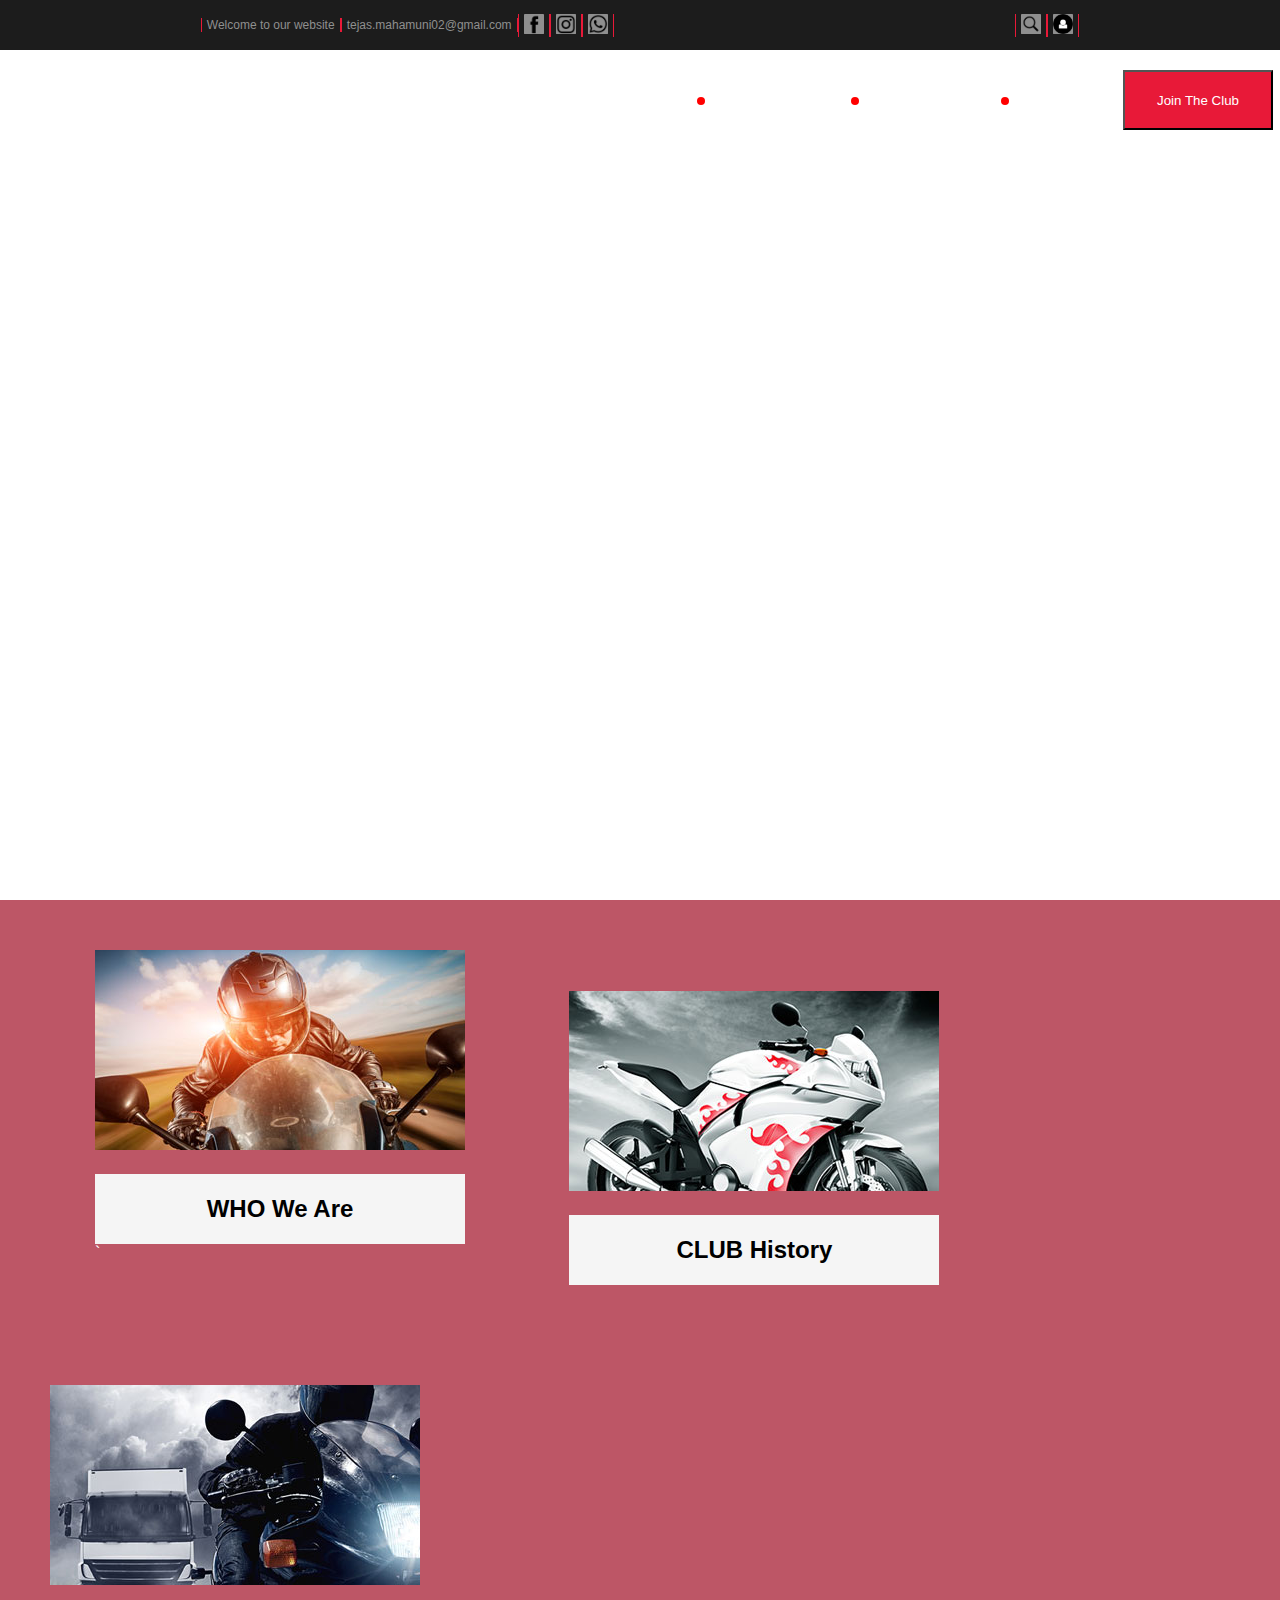
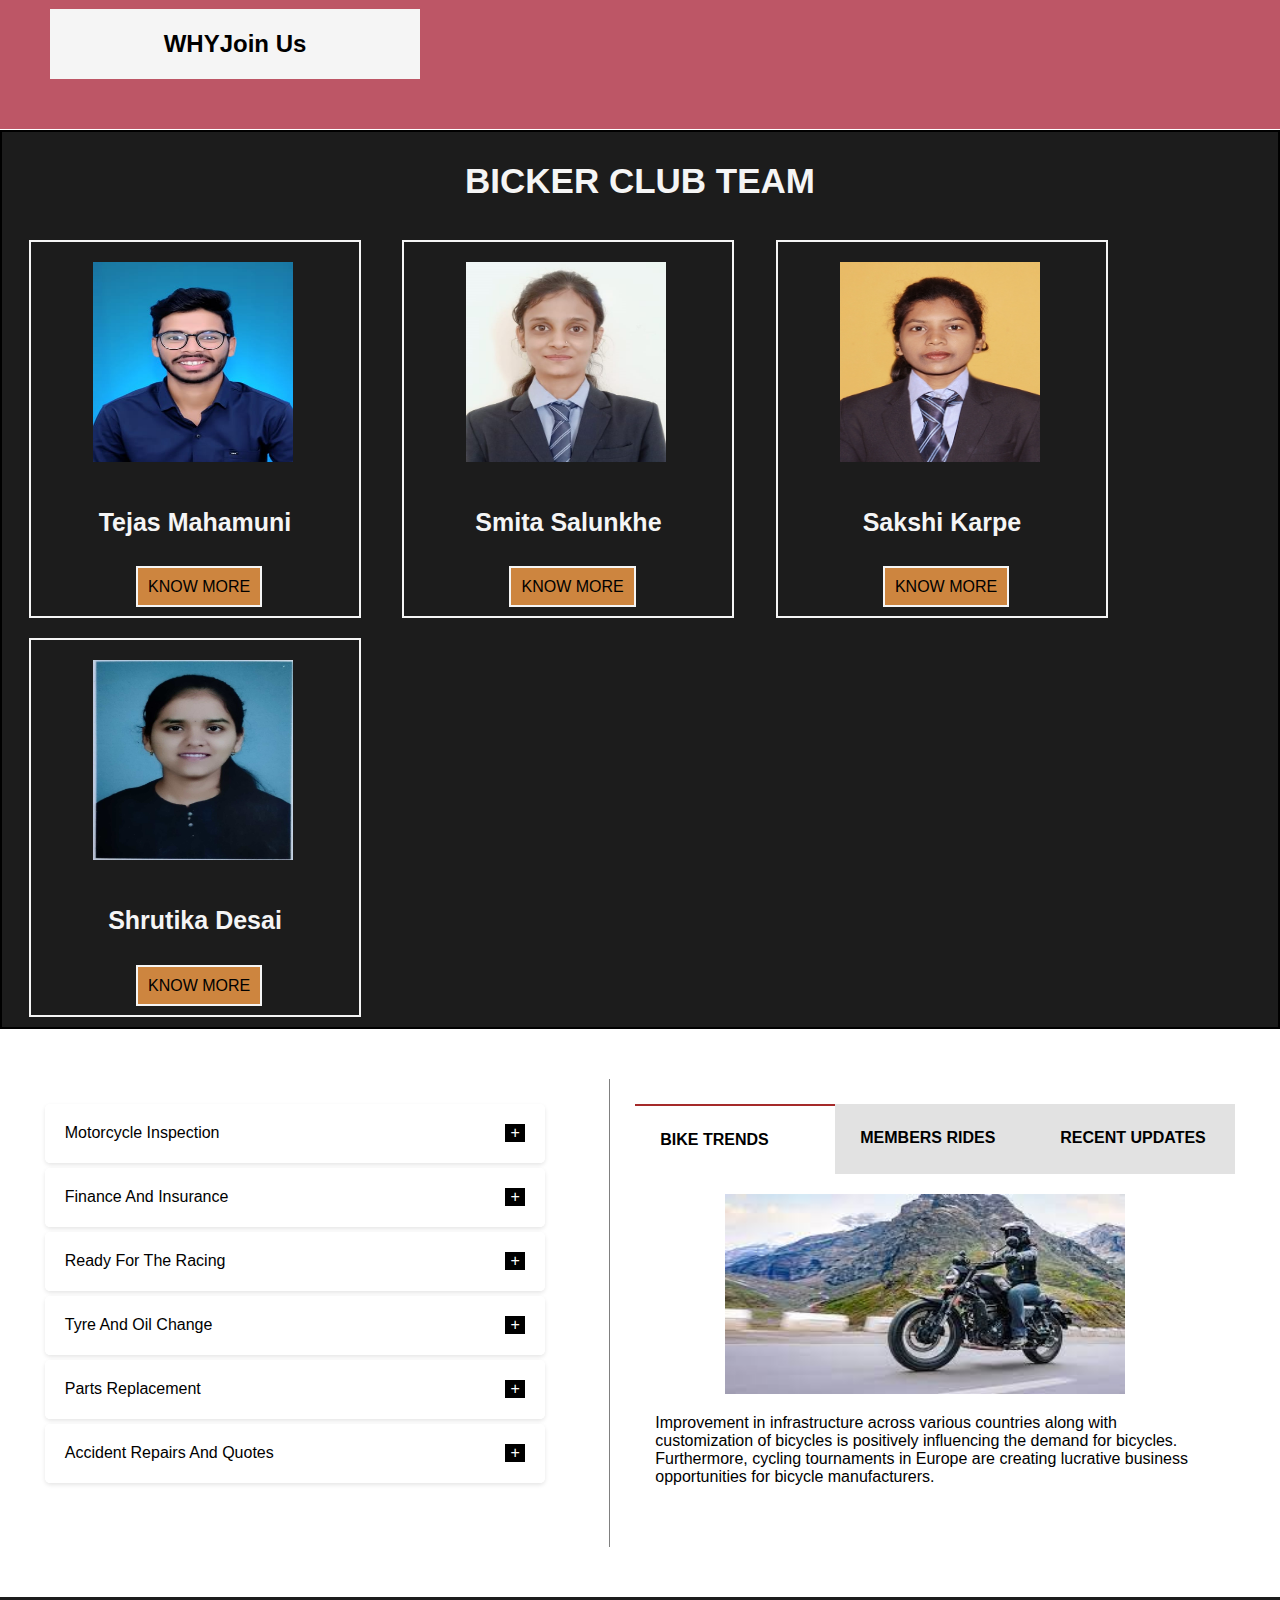
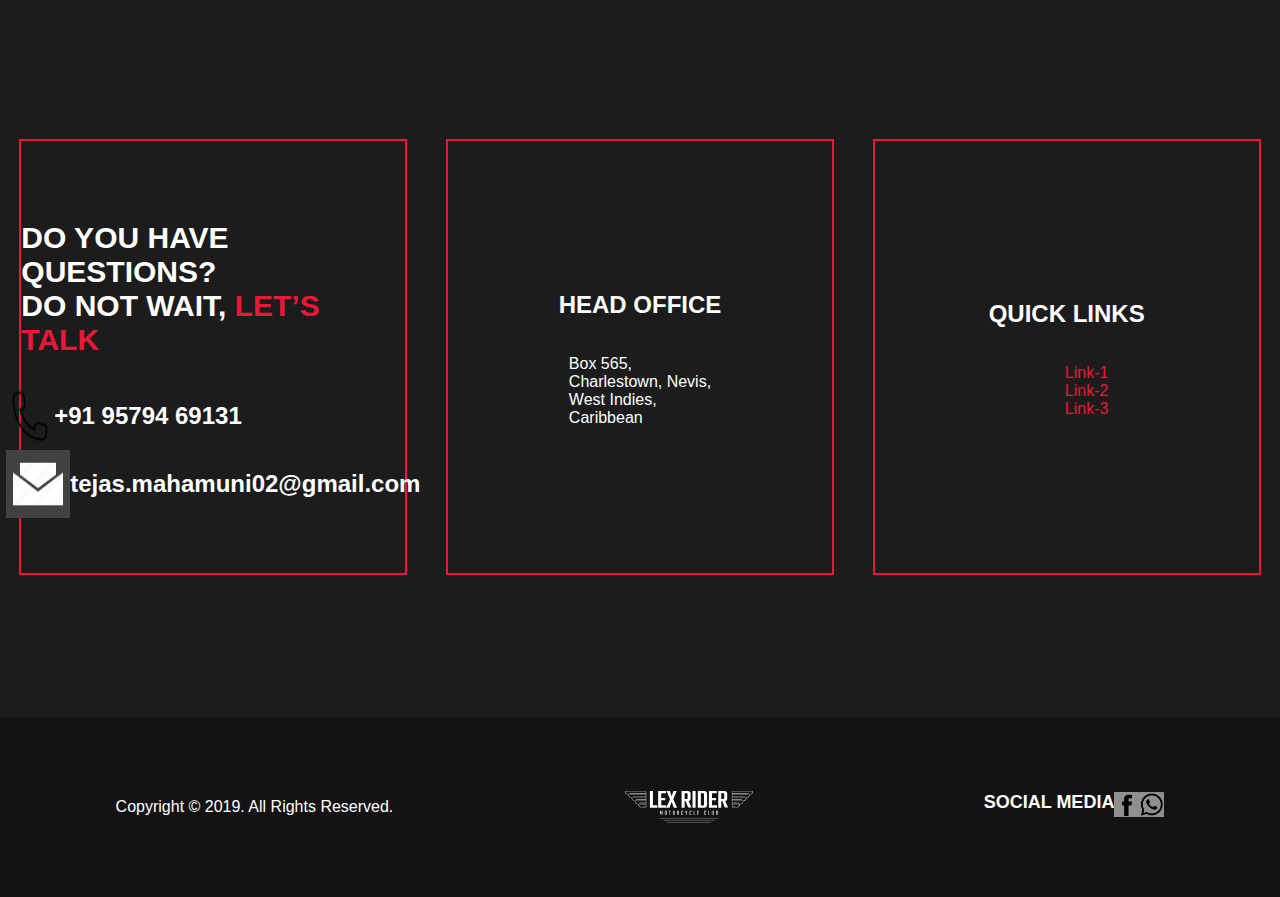
<file: about.html>
<!DOCTYPE html>
<html lang="en">

<head>
  <meta charset="UTF-8">
  <meta name="viewport" content="width=device-width, initial-scale=1.0">
  <title>Document</title>
  <link rel="stylesheet" href="./CSS/style.css">
  <link rel="stylesheet" href="./CSS/about.css">
</head>

<body>
  <main id="banner1">
    <section id="topsection">
      <div id="tsectiondiv1" class="tsectiondiv">
        <p class="tsectiondivitem">Welcome to our website</p>
        <p class="tsectiondivitem">tejas.mahamuni02@gmail.com</p>
        <p class="tsectiondivitem"><a href="https://www.facebook.com/"><img src="./Images/fb1.png" alt="" width="20px"
              style="background-color: #8f8f8f; border-radius: 2%;"></a></p>
        <p class="tsectiondivitem"><a href="https://www.instagram.com/"><img src="./Images/ig1.png" alt="" width="20px"
              style="background-color: #8f8f8f; border-radius: 2%;"></a></p>
        <p class="tsectiondivitem"><a href="https://www.whatsapp.com/"><img src="./Images/wp1.png" alt="" width="20px"
              style="background-color: #8f8f8f; border-radius: 2%;"></a></p>
      </div>
      <div id="tsectiondiv2" class="tsectiondiv">
        <p class="tsectiondivitem"><img src="./Images/searchlogo.png" alt="" width="20px"
            style="background-color: #8f8f8f; border-radius: 2%;"></p>
        <p class="tsectiondivitem"><img src="./Images/profilelogo.png" alt="" width="20px"
            style="background-color: #8f8f8f; border-radius: 2%;"></p>
      </div>
    </section>
    <section id="navsection">
      <svg viewBox="0 0 220 55" xmlns="http://www.w3.org/2000/svg" id="mainlogo">
        <path fill="#fff"
          d="M0 .7c0 3.1 2.5 5.6 5.6 5.7.1 3 2.6 5.4 5.6 5.4.1 3 2.6 5.4 5.6 5.4.1 3 2.6 5.4 5.6 5.4.1 3 2.6 5.4 5.7 5.4h8.3V.5H0zm35.8 25h-5.1c-.2 0-.3.1-.3.3s.1.3.3.3h5.1v1.3h-7.7c-2.7 0-5-2.2-5.1-4.9h12.8zm0-5.4H24.9c-.2 0-.3.1-.3.3s.1.3.3.3h10.9v1.3H22.5c-2.7 0-5-2.2-5.1-4.9h18.4zm0-5.5H19.5c-.2 0-.3.1-.3.3s.1.3.3.3h16.3v1.3H16.9c-2.7 0-5-2.2-5.1-4.9h24zm0-5.4H13.9c-.2 0-.3.1-.3.3s.1.3.3.3h21.9v1.3H11.3c-2.7 0-5-2.2-5.1-4.9h29.6zm0-8.4v3H8.3c-.1 0-.3.1-.3.3s.1.3.3.3h27.5v1.3H5.7C3 5.9.7 3.7.6 1zM183.7.5v27.6h8.3c3 0 5.5-2.4 5.7-5.4 3 0 5.5-2.4 5.6-5.4 3 0 5.4-2.4 5.6-5.4 3 0 5.5-2.4 5.6-5.4 3.1 0 5.6-2.6 5.6-5.7V.5zm8.2 27.1h-7.7v-1.3h5.1c.2 0 .3-.1.3-.3s-.1-.3-.3-.3h-5.1v-3H197c-.1 2.7-2.3 4.9-5.1 4.9zm5.6-5.5h-13.3v-1.3h10.9c.2 0 .3-.1.3-.3s-.1-.3-.3-.3h-10.9v-3h18.4c-.1 2.8-2.3 4.9-5.1 4.9zm5.6-5.4h-18.9v-1.3h16.3c.2 0 .3-.1.3-.3s-.1-.3-.3-.3h-16.3v-3h24c-.1 2.8-2.3 4.9-5.1 4.9zm5.6-5.4h-24.5V10h21.9c.2 0 .3-.1.3-.3s-.1-.3-.3-.3h-21.9v-3h29.6c-.1 2.7-2.3 4.9-5.1 4.9zm5.6-5.4h-30.1V4.6h27.5c.2 0 .3-.1.3-.3s-.2-.3-.3-.3h-27.5V1h35.2c-.1 2.7-2.4 4.9-5.1 4.9zM59.7 46.8h100.5v-.6H59.7zm6.4 4.1h87.7v-.6H66.1zm6.5 4.1h74.9v-.6H72.6zM48 0h-5.2v28.6h12.8v-4H48zm23 24.6h-8.7v-8.7h7v-4h-7V4h8.3V0H57v28.6h14zm5.6 4l3.6-10 3.6 10h5.8L83 14l5.8-14h-5.6l-3 9.4-3-9.4h-5.8l6 14L71 28.6zm25.9-11.2h1.7l4.3 11.1h5.6l-4.7-11.3c2.2-.4 3.3-1.9 3.3-4.3V4.5c0-3-1.6-4.5-4.9-4.5H97.3v28.6h5.2zm0-13.4h3.8c.5 0 .8.1 1 .2.2.2.3.5.3 1v7.2c0 .5-.1.8-.3 1s-.5.2-1 .2h-3.8zm18.8-4h-5.2v28.6h5.2zM141 24.1V4.5c0-3-1.6-4.5-4.9-4.5h-10.9v28.6h10.9c3.3 0 4.9-1.5 4.9-4.5zm-5.2-.5c0 .5-.1.8-.3 1s-.5.2-1 .2h-4.1v-21h4.1c.5 0 .8.1 1 .2.2.2.3.5.3 1zm22.4 1h-8.7v-8.7h7v-4h-7V4h8.3V0h-13.6v28.6h13.9v-4zM175.7 13V4.5c0-3-1.6-4.5-4.9-4.5h-10.5v28.6h5.2V17.4h1.7l4.3 11.1h5.6l-4.7-11.3c2.2-.3 3.3-1.8 3.3-4.2zm-5.2-.6c0 .5-.1.8-.3 1s-.5.2-1 .2h-3.8V4h3.8c.5 0 .8.1 1 .2.2.2.3.5.3 1zM64.4 41v-7h-1l-1.1 4.3-1.2-4.3h-1v7h.8v-5.1l.9 3.6h.9l.9-3.6V41zm5.1-7c-.7 0-1 .3-1 1v5c0 .7.3 1 1 1h1.2c.7 0 1-.3 1-1v-5c0-.7-.3-1-1-1zm1.2 5.8c0 .1 0 .2-.1.3 0 0-.1.1-.3.1h-.6c-.1 0-.2 0-.2-.1 0 0-.1-.1-.1-.3v-4.7c0-.1 0-.2.1-.3 0 0 .1-.1.2-.1h.6c.1 0 .2 0 .3.1 0 0 .1.1.1.3zm6.8 1.2v-6.2h1.1V34h-3.2v.8h1.1V41zm5.8-7c-.7 0-1 .3-1 1v5c0 .7.3 1 1 1h1.2c.7 0 1-.3 1-1v-5c0-.7-.3-1-1-1zm1.2 5.8c0 .1 0 .2-.1.3 0 0-.1.1-.3.1h-.6c-.1 0-.2 0-.2-.1 0 0-.1-.1-.1-.3v-4.7c0-.1 0-.2.1-.3 0 0 .1-.1.2-.1h.6c.1 0 .2 0 .3.1 0 0 .1.1.1.3zm6.1-1.6h.5l1 2.8h1l-1-2.9c.5-.1.7-.4.7-1V35c0-.7-.3-1-1-1h-2.2v7h.9v-2.8zm0-3.4h.9c.1 0 .2 0 .3.1 0 0 .1.1.1.3V37c0 .1 0 .2-.1.3 0 0-.1.1-.3.1h-.9zm7.3 6.2H99c.7 0 1-.3 1-1v-1.2h-1v1.1c0 .1 0 .2-.1.3 0 0-.1.1-.2.1h-.5c-.1 0-.2 0-.3-.1 0 0-.1-.1-.1-.3v-4.8c0-.1 0-.2.1-.3 0 0 .1-.1.3-.1h.5c.1 0 .2 0 .2.1 0 0 .1.1.1.3v1.1h1V35c0-.7-.3-1-1-1h-1.1c-.7 0-1 .3-1 1v5c0 .7.3 1 1 1zm8 0v-2.2l1.3-4.8h-1l-.9 3.9-.9-3.9h-1l1.4 4.8V41zm8.2-4.8V35c0-.7-.3-1-1-1H112c-.7 0-1 .3-1 1v5c0 .7.3 1 1 1h1.1c.7 0 1-.3 1-1v-1.2h-1v1.1c0 .1 0 .2-.1.3 0 0-.1.1-.2.1h-.5c-.1 0-.2 0-.3-.1 0 0-.1-.1-.1-.3v-4.8c0-.1 0-.2.1-.3 0 0 .1-.1.3-.1h.5c.1 0 .2 0 .2.1 0 0 .1.1.1.3v1.1zm4-2.2v7h2.6v-.8h-1.6V34zm9.2 6.2h-1.9v-2.4h1.5V37h-1.5v-2.2h1.8V34h-2.8v7h2.9zm11.7-4V35c0-.7-.3-1-1-1h-1.1c-.7 0-1 .3-1 1v5c0 .7.3 1 1 1h1.1c.7 0 1-.3 1-1v-1.2h-1v1.1c0 .1 0 .2-.1.3 0 0-.1.1-.2.1h-.5c-.1 0-.2 0-.3-.1 0 0-.1-.1-.1-.3v-4.8c0-.1 0-.2.1-.3 0 0 .1-.1.3-.1h.5c.1 0 .2 0 .2.1 0 0 .1.1.1.3v1.1zm6.6 4H144V34h-.9v7h2.6v-.8zm3.7-6.2v6c0 .7.3 1 1 1h1.2c.7 0 1-.3 1-1v-6h-1v5.9c0 .1 0 .2-.1.3 0 0-.1.1-.3.1h-.6c-.1 0-.2 0-.3-.1 0 0-.1-.1-.1-.3V34zm7.4 7h2.3c.7 0 1-.3 1-1v-1.9c0-.4-.1-.6-.4-.6.3-.1.4-.3.4-.7V35c0-.7-.3-1-1-1h-2.3zm1-6.2h1.1c.1 0 .2 0 .3.1 0 0 .1.1.1.3v1.6c0 .1 0 .2-.1.3 0 0-.1.1-.3.1h-1.1zm0 3h1.1c.1 0 .2 0 .3.1 0 0 .1.1.1.3v1.7c0 .1 0 .2-.1.3 0 0-.1.1-.3.1h-1.1z" />
      </svg>
      <div id="navsectiondiv">
        <nav>
          <ul id="navul">
            <li class="navitem"><a href="index.html">Home</a></li>
            <li class="navitem"> <svg height="10" width="10">
                <circle cx="6" cy="6" r="4" fill="red" />
              </svg></li>


            <li class="navitem"><a href="./about.html">About Us</a></li>
            <li class="navitem"> <svg height="10" width="10">
                <circle cx="6" cy="6" r="4" fill="red" />
              </svg></li>
            <li class="navitem"><a href="./Services.html">Services</a></li>
            <li class="navitem"> <svg height="10" width="10">
                <circle cx="6" cy="6" r="4" fill="red" />
              </svg></li>


            <li class="navitem" id="pages">Pages
              <ul id="pagesul" class="navitemoption">
                <li id="pagesoption1"><a href="about.html">About</a></li>
                <li id="pagesoption2"><a href="Services.html">Service</a></li>
                <li id="pagesoption3"><a href="index.html">Home</a></li>

              </ul>
            </li>
            <!-- <ol id="navitem"><input type="button" value="Join The Club" id="navbtn"></ol> -->
          </ul>
        </nav>
      </div>
      <input type="button" value="Join The Club" id="navbtn">
    </section>
    <section id="loginsection1">
      <h3 id="tagline1">We are a team of passoniate people who love to make, enjoy and drive motorcycles!</h3>
      <h3>OUR MISSION</h3>
    </section>
  </main>
  <main id="banner2">
    <div id="container">

      <div id="one">
        <a href="#">
          <div class="whoweare">
            <img src="Images/div1.jpg" alt="">
          </div>
          <div class="title">
            <h2 class="title1"><a href="">WHO We Are</a></h2>
          </div>
          <!-- <div class="text">
                <p>Nunc molestie sapien tempor placerat Cras et lectus Etiam sit amet turpis. Suspendisse erad Proin ans ipsum vitae orci porta.</p>
            </div> -->
        </a>
        `
      </div>

      <div id="two">
        <a href="#">
          <div class="clubhistory">
            <img src="Images/div2.jpg" alt="">
          </div>
          <div class="title">
            <h2 class="title1"><a href="">CLUB History</a></h2>
          </div>
          <!-- <div class="text">
                <p>Nunc molestie sapien tempor placerat Cras et lectus Etiam sit amet turpis. Suspendisse erad Proin ans ipsum vitae orci porta.</p>
            </div> -->
        </a>
      </div>

      <div id="three">
        <a href="#">
          <div class="whyjoinus">
            <img src="Images/div3.jpg" alt="">
          </div>
          <div class="title">
            <h2 class="title1"><a href="">WHYJoin Us</a></h2>
          </div>
          <!-- <div class="text">
                <p>Nunc molestie sapien tempor placerat Cras et lectus Etiam sit amet turpis. Suspendisse erad Proin ans ipsum vitae orci porta.</p>
            </div> -->
        </a>
      </div>
    </div>
  </main>

  <main id="banner3">
    <div id="container3">
      <h2 id="banner3-name">BICKER CLUB TEAM</h2>
      <div>
        <div class="card" style="width: 18rem;">
          <img src="Images/tejas.jpeg" class="card-img" alt="...">
          <div class="card-body">
            <h5 class="card-title">Tejas Mahamuni</h5>
            <a href="#" class="btn-primary">KNOW MORE</a>
          </div>
        </div>

        <div class="card" style="width: 18rem;">
          <img src="Images/smita.jpeg" class="card-img" alt="...">
          <div class="card-body">
            <h5 class="card-title">Smita Salunkhe</h5>
            <a href="#" class="btn-primary">KNOW MORE</a>
          </div>
        </div>

        <div class="card" style="width: 18rem;">
          <img src=" Images/sakshi.jpeg" class="card-img" alt="...">
          <div class="card-body">
            <h5 class="card-title">Sakshi Karpe</h5>
            <a href="#" class="btn-primary">KNOW MORE</a>
          </div>
        </div>

        <div class="card" style="width: 18rem;">
          <img src="Images/shrutika.jpeg" class=" card-img" alt="...">
          <div class="card-body">
            <h5 class="card-title">Shrutika Desai</h5>
            <a href="#" class="btn-primary">KNOW MORE</a>
          </div>
        </div>
      </div>
    </div>

  </main>
  <section class="about-info">

    <!-- the 1st container start -->
    <div class="accordion">

      <div class="accordion-section">
        <input type="checkbox" id="input-sm">
        <label for="input-sm">Motorcycle Inspection</label>
        <div class="accordion-section-content">
          <p>Lorem ipsum dolor sit amet consectetur adipisicing elit. Ex ipsum, pariatur sed nostrum ratione ipsa velit
            dolor voluptatum nobis eaque.</p>
        </div>
      </div>

      <div class="accordion-section">
        <input type="checkbox" id="input-sm">
        <label for="input-sm">Finance And Insurance</label>
        <div class="accordion-section-content">
          <p>Lorem ipsum dolor sit amet consectetur adipisicing elit. Tempora, sunt!</p>
        </div>
      </div>

      <div class="accordion-section">
        <input type="checkbox" id="input-sm">
        <label for="input-sm">Ready For The Racing</label>
        <div class="accordion-section-content">
          <p>Lorem ipsum dolor sit amet consectetur adipisicing elit. Tempora, sunt!lorem5

          </p>
        </div>
      </div>


      <div class="accordion-section">
        <input type="checkbox" id="input-sm">
        <label for="input-sm">Tyre And Oil Change</label>
        <div class="accordion-section-content">
          <p>Lorem ipsum dolor sit amet consectetur adipisicing elit. Tempora, sunt!</p>
        </div>
      </div>

      <div class="accordion-section">
        <input type="checkbox" id="input-sm">
        <label for="input-sm">Parts Replacement</label>
        <div class="accordion-section-content">
          <p>Lorem ipsum dolor sit amet consectetur adipisicing elit. Tempora, sunt! Lorem ipsum dolor sit amet
            consectetur adipisicing elit. Voluptatum, magni.</p>
        </div>
      </div>

      <div class="accordion-section">
        <input type="checkbox" id="input-sm">
        <label for="input-sm">Accident Repairs And Quotes</label>
        <div class="accordion-section-content">
          <p>Lorem ipsum dolor sit amet consectetur adipisicing elit. Tempora, sunt!</p>
        </div>
      </div>

    </div>

    <!-- 2nd container start -->

    <div class="mytabs">
      <input type="radio" id="tabfree" name="mytabs" checked="checked">
      <label for="tabfree" id="labl2"> BIKE TRENDS </label>
      <div class="tab">
        <img src="Images/Bikewallpaper4.jpg">
        <p>
          Improvement in infrastructure across various countries along with customization of bicycles is positively
          influencing the demand for bicycles. Furthermore, cycling tournaments in Europe are creating lucrative
          business opportunities for bicycle manufacturers.</p>
      </div>

      <input type="radio" id="tabsilver" name="mytabs">
      <label for="tabsilver" id="labl2"> MEMBERS RIDES </label>
      <div class="tab">
        <img src="Images/Bikewallpaper2.jpg">
        <p>Lorem, ipsum dolor sit amet consectetur adipisicing elit. Sequi pariatur vel alias deleniti rem magnam
          eveniet ab vero autem. Placeat, alias fugiat. Impedit facilis aliquam earum provident voluptates voluptatibus
          sint quisquam non ullam! Porro voluptate blanditiis hic. A perferendis exercitationem aliquid deserunt, natus
          nesciunt cupiditate hic quos sit quod suscipit velit quas laborum animi porro explicabo incidunt qui quaerat
          veniam! Lorem ipsum dolor sit, amet consectetur adipisicing elit. Impedit modi molestiae et voluptas omnis
          exercitationem a sit sapiente rem dolorem?</p>
      </div>

      <input type="radio" id="tabgold" name="mytabs">
      <label for="tabgold" id="labl2"> RECENT UPDATES </label>
      <div class="tab">
        <img src="Images/Bikewallpaper9.jpg">
        <p>Increase in Female-Focused Motorcycle Models
          Expansion of Rural and Semi-Urban Markets
          Emergence of Hyperlocal Custom Shops
          Integration of Advanced Materials
          Rise of Smart Motorcycle Gear
          Motorcycling as a Form of Wellness and Therapy
          Growth in Electric Motorcycle Segment</p>
      </div>

    </div>


  </section>
  <footer>
    <section id="footersection1">
      <div>
        <h2 style="font-size: 30px;">DO YOU HAVE QUESTIONS? <br> DO NOT WAIT, <span style="color: #E81938;">LET’S
            TALK</span></h2>
        <div>
          <span><img src="Images/contactlogo.png" alt="">
            <h2>+91 95794 69131</h2>
          </span>
          <span><img src="Images/emaillogo.png" alt="">
            <h2>tejas.mahamuni02@gmail.com</h2>
          </span>
        </div>
      </div>
      <div>
        <h2>HEAD OFFICE</h2>
        <p>Box 565,<br>
          Charlestown, Nevis,<br>
          West Indies,<br>
          Caribbean</p>
      </div>
      <div>
        <h2>QUICK LINKS</h2>
        <ul id="quicklinksul">
          <li class="quicklinksli"><a href="https://www.pinkbike.com/">Link-1</a></li>
          <li class="quicklinksli"><a href="https://www.komoot.com/">Link-2</a></li>
          <li class="quicklinksli"><a href="https://www.cyclingnews.com/">Link-3</a></li>

        </ul>
      </div>
    </section>
    <section id="footersection2">
      <p>Copyright © 2019. All Rights Reserved.</p>
      <svg viewBox="0 0 220 55" xmlns="http://www.w3.org/2000/svg" id="mainlogo">
        <path fill="#fff"
          d="M0 .7c0 3.1 2.5 5.6 5.6 5.7.1 3 2.6 5.4 5.6 5.4.1 3 2.6 5.4 5.6 5.4.1 3 2.6 5.4 5.6 5.4.1 3 2.6 5.4 5.7 5.4h8.3V.5H0zm35.8 25h-5.1c-.2 0-.3.1-.3.3s.1.3.3.3h5.1v1.3h-7.7c-2.7 0-5-2.2-5.1-4.9h12.8zm0-5.4H24.9c-.2 0-.3.1-.3.3s.1.3.3.3h10.9v1.3H22.5c-2.7 0-5-2.2-5.1-4.9h18.4zm0-5.5H19.5c-.2 0-.3.1-.3.3s.1.3.3.3h16.3v1.3H16.9c-2.7 0-5-2.2-5.1-4.9h24zm0-5.4H13.9c-.2 0-.3.1-.3.3s.1.3.3.3h21.9v1.3H11.3c-2.7 0-5-2.2-5.1-4.9h29.6zm0-8.4v3H8.3c-.1 0-.3.1-.3.3s.1.3.3.3h27.5v1.3H5.7C3 5.9.7 3.7.6 1zM183.7.5v27.6h8.3c3 0 5.5-2.4 5.7-5.4 3 0 5.5-2.4 5.6-5.4 3 0 5.4-2.4 5.6-5.4 3 0 5.5-2.4 5.6-5.4 3.1 0 5.6-2.6 5.6-5.7V.5zm8.2 27.1h-7.7v-1.3h5.1c.2 0 .3-.1.3-.3s-.1-.3-.3-.3h-5.1v-3H197c-.1 2.7-2.3 4.9-5.1 4.9zm5.6-5.5h-13.3v-1.3h10.9c.2 0 .3-.1.3-.3s-.1-.3-.3-.3h-10.9v-3h18.4c-.1 2.8-2.3 4.9-5.1 4.9zm5.6-5.4h-18.9v-1.3h16.3c.2 0 .3-.1.3-.3s-.1-.3-.3-.3h-16.3v-3h24c-.1 2.8-2.3 4.9-5.1 4.9zm5.6-5.4h-24.5V10h21.9c.2 0 .3-.1.3-.3s-.1-.3-.3-.3h-21.9v-3h29.6c-.1 2.7-2.3 4.9-5.1 4.9zm5.6-5.4h-30.1V4.6h27.5c.2 0 .3-.1.3-.3s-.2-.3-.3-.3h-27.5V1h35.2c-.1 2.7-2.4 4.9-5.1 4.9zM59.7 46.8h100.5v-.6H59.7zm6.4 4.1h87.7v-.6H66.1zm6.5 4.1h74.9v-.6H72.6zM48 0h-5.2v28.6h12.8v-4H48zm23 24.6h-8.7v-8.7h7v-4h-7V4h8.3V0H57v28.6h14zm5.6 4l3.6-10 3.6 10h5.8L83 14l5.8-14h-5.6l-3 9.4-3-9.4h-5.8l6 14L71 28.6zm25.9-11.2h1.7l4.3 11.1h5.6l-4.7-11.3c2.2-.4 3.3-1.9 3.3-4.3V4.5c0-3-1.6-4.5-4.9-4.5H97.3v28.6h5.2zm0-13.4h3.8c.5 0 .8.1 1 .2.2.2.3.5.3 1v7.2c0 .5-.1.8-.3 1s-.5.2-1 .2h-3.8zm18.8-4h-5.2v28.6h5.2zM141 24.1V4.5c0-3-1.6-4.5-4.9-4.5h-10.9v28.6h10.9c3.3 0 4.9-1.5 4.9-4.5zm-5.2-.5c0 .5-.1.8-.3 1s-.5.2-1 .2h-4.1v-21h4.1c.5 0 .8.1 1 .2.2.2.3.5.3 1zm22.4 1h-8.7v-8.7h7v-4h-7V4h8.3V0h-13.6v28.6h13.9v-4zM175.7 13V4.5c0-3-1.6-4.5-4.9-4.5h-10.5v28.6h5.2V17.4h1.7l4.3 11.1h5.6l-4.7-11.3c2.2-.3 3.3-1.8 3.3-4.2zm-5.2-.6c0 .5-.1.8-.3 1s-.5.2-1 .2h-3.8V4h3.8c.5 0 .8.1 1 .2.2.2.3.5.3 1zM64.4 41v-7h-1l-1.1 4.3-1.2-4.3h-1v7h.8v-5.1l.9 3.6h.9l.9-3.6V41zm5.1-7c-.7 0-1 .3-1 1v5c0 .7.3 1 1 1h1.2c.7 0 1-.3 1-1v-5c0-.7-.3-1-1-1zm1.2 5.8c0 .1 0 .2-.1.3 0 0-.1.1-.3.1h-.6c-.1 0-.2 0-.2-.1 0 0-.1-.1-.1-.3v-4.7c0-.1 0-.2.1-.3 0 0 .1-.1.2-.1h.6c.1 0 .2 0 .3.1 0 0 .1.1.1.3zm6.8 1.2v-6.2h1.1V34h-3.2v.8h1.1V41zm5.8-7c-.7 0-1 .3-1 1v5c0 .7.3 1 1 1h1.2c.7 0 1-.3 1-1v-5c0-.7-.3-1-1-1zm1.2 5.8c0 .1 0 .2-.1.3 0 0-.1.1-.3.1h-.6c-.1 0-.2 0-.2-.1 0 0-.1-.1-.1-.3v-4.7c0-.1 0-.2.1-.3 0 0 .1-.1.2-.1h.6c.1 0 .2 0 .3.1 0 0 .1.1.1.3zm6.1-1.6h.5l1 2.8h1l-1-2.9c.5-.1.7-.4.7-1V35c0-.7-.3-1-1-1h-2.2v7h.9v-2.8zm0-3.4h.9c.1 0 .2 0 .3.1 0 0 .1.1.1.3V37c0 .1 0 .2-.1.3 0 0-.1.1-.3.1h-.9zm7.3 6.2H99c.7 0 1-.3 1-1v-1.2h-1v1.1c0 .1 0 .2-.1.3 0 0-.1.1-.2.1h-.5c-.1 0-.2 0-.3-.1 0 0-.1-.1-.1-.3v-4.8c0-.1 0-.2.1-.3 0 0 .1-.1.3-.1h.5c.1 0 .2 0 .2.1 0 0 .1.1.1.3v1.1h1V35c0-.7-.3-1-1-1h-1.1c-.7 0-1 .3-1 1v5c0 .7.3 1 1 1zm8 0v-2.2l1.3-4.8h-1l-.9 3.9-.9-3.9h-1l1.4 4.8V41zm8.2-4.8V35c0-.7-.3-1-1-1H112c-.7 0-1 .3-1 1v5c0 .7.3 1 1 1h1.1c.7 0 1-.3 1-1v-1.2h-1v1.1c0 .1 0 .2-.1.3 0 0-.1.1-.2.1h-.5c-.1 0-.2 0-.3-.1 0 0-.1-.1-.1-.3v-4.8c0-.1 0-.2.1-.3 0 0 .1-.1.3-.1h.5c.1 0 .2 0 .2.1 0 0 .1.1.1.3v1.1zm4-2.2v7h2.6v-.8h-1.6V34zm9.2 6.2h-1.9v-2.4h1.5V37h-1.5v-2.2h1.8V34h-2.8v7h2.9zm11.7-4V35c0-.7-.3-1-1-1h-1.1c-.7 0-1 .3-1 1v5c0 .7.3 1 1 1h1.1c.7 0 1-.3 1-1v-1.2h-1v1.1c0 .1 0 .2-.1.3 0 0-.1.1-.2.1h-.5c-.1 0-.2 0-.3-.1 0 0-.1-.1-.1-.3v-4.8c0-.1 0-.2.1-.3 0 0 .1-.1.3-.1h.5c.1 0 .2 0 .2.1 0 0 .1.1.1.3v1.1zm6.6 4H144V34h-.9v7h2.6v-.8zm3.7-6.2v6c0 .7.3 1 1 1h1.2c.7 0 1-.3 1-1v-6h-1v5.9c0 .1 0 .2-.1.3 0 0-.1.1-.3.1h-.6c-.1 0-.2 0-.3-.1 0 0-.1-.1-.1-.3V34zm7.4 7h2.3c.7 0 1-.3 1-1v-1.9c0-.4-.1-.6-.4-.6.3-.1.4-.3.4-.7V35c0-.7-.3-1-1-1h-2.3zm1-6.2h1.1c.1 0 .2 0 .3.1 0 0 .1.1.1.3v1.6c0 .1 0 .2-.1.3 0 0-.1.1-.3.1h-1.1zm0 3h1.1c.1 0 .2 0 .3.1 0 0 .1.1.1.3v1.7c0 .1 0 .2-.1.3 0 0-.1.1-.3.1h-1.1z" />
      </svg>
      <div>
        <span style="font-size:18px;text-transform: uppercase;font-weight: 900;">social media</span>
        <a href="https://www.facebook.com/"><img src="./Images/fb1.png" alt="" width="25"
            style="background-color: #8f8f8f; border-radius: 2%;"></a>
        <a href="https://www.whatsapp.com/"><img src="./Images/wp1.png" alt="" width="25"
            style="background-color: #8f8f8f; border-radius: 2%;"></a>
        <!-- <a href=""><img src="" alt=""></a> -->
      </div>
    </section>
  </footer>
  <script type="text/javascript">
    const signUpButton = document.getElementById('signUp');
    const signInButton = document.getElementById('signIn');
    const main = document.getElementById('main1');
    signUpButton.addEventListener('click', () => {
      main.classList.add("right-panel-active");

    });

    signInButton.addEventListener('click', () => {
      main.classList.remove("right-panel-active");

    });
  </script>
</body>

</html>
<!-- <img src="./Images/vlad-dyshlivenko-jPpYTKiS488-unsplash.jpg" alt="img of bike" id="img1"> -->
<!-- <h1 style="color:#E81938;">Hii Friends</h1> -->
</file>
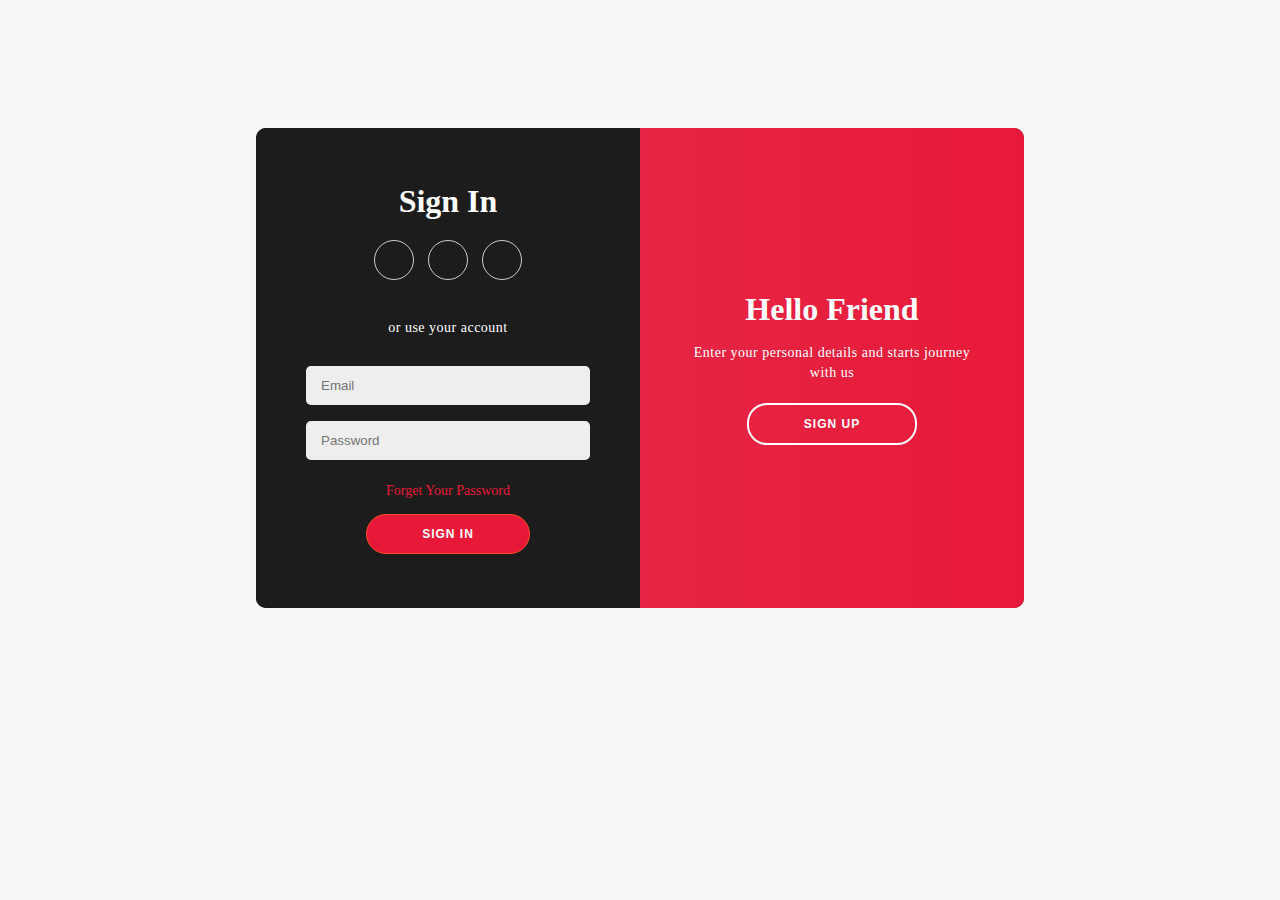
<file: login.html>
<!DOCTYPE html>
<html lang="en">

<head>
    <meta charset="UTF-8">
    <meta name="viewport" content="width=device-width, initial-scale=1.0">
    <title>Document</title>
    <link rel="stylesheet" href="./CSS/loginstyle.css">
</head>

<body>
    <div class="container" id="main1">
        <div class="sign-up">
            <form action="#">
                <h1>Create Account</h1>
                <div class="social-container">
                    <a href="#" class="social"><i class="fab fa-facebook-f"></i></a>
                    <a href="#" class="social"><i class="fab fa-google-plus-g"></i></a>
                    <a href="#" class="social"><i class="fab fa-linkedin-in"></i></a>
                </div>
                <p>or use email for registration
                </p>
                <input type="text" name="txt" placeholder="Name" required="">
                <input type="email" name="email" placeholder="Email" required="">
                <input type="password" name="pswd" placeholder="Password" required="">
                <button>Sign Up</button>
            </form>
        </div>
        <div class="sign-in">
            <form action="#">
                <h1>Sign In</h1>
                <div class="social-container">
                    <a href="#" class="social"><i class="fab fa-facebook-f"></i></a>
                    <a href="#" class="social"><i class="fab fa-google-plus-g"></i></a>
                    <a href="#" class="social"><i class="fab fa-linkedin-in"></i></a>
                </div>
                <p>or use your account
                </p>
                <input type="email" name="email" placeholder="Email" required="">
                <input type="password" name="pswd" placeholder="Password" required="">
                <a href="#">Forget Your Password</a>
                <button>Sign In</button>
            </form>
        </div>
        <div class="overlay-container">
            <div class="overlay">
                <div class="overlay-left">
                    <h1>Welcome Back!</h1>
                    <p>To keep connected with us please login with your personal info</p>
                    <button id="signIn">Sign In</button>
                </div>
                <div class="overlay-right">
                    <h1>Hello Friend</h1>
                    <p>Enter your personal details and starts journey with us</p>
                    <button id="signUp">Sign Up</button>
                </div>
            </div>
        </div>
    </div>
    <script type="text/javascript">
        const signUpButton = document.getElementById('signUp');
        const signInButton = document.getElementById('signIn');
        const main = document.getElementById('main1');
        signUpButton.addEventListener('click', () => {
            main.classList.add("right-panel-active");

        });

        signInButton.addEventListener('click', () => {
            main.classList.remove("right-panel-active");

        });
    </script>
</body>

</html>
</file>
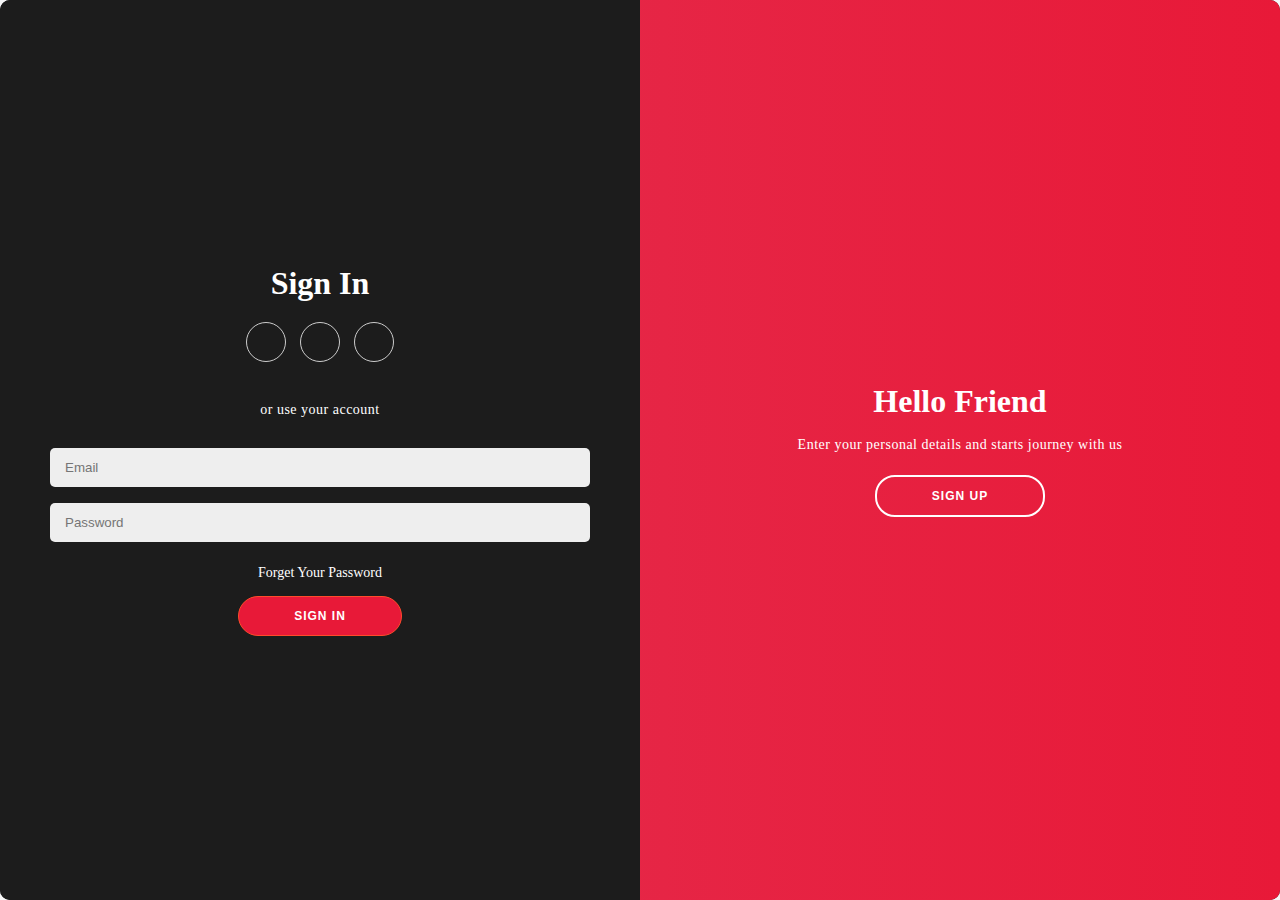
<file: loginclone.html>
<!DOCTYPE html>
<html lang="en">

<head>
    <meta charset="UTF-8">
    <meta name="viewport" content="width=device-width, initial-scale=1.0">
    <title>Document</title>
    <link rel="stylesheet" href="./CSS/loginstyle2.css">
    <!-- <script src="/JS/Login.js"></script> -->
</head>

<body>
    <div class="container" id="main1">
        <div class="sign-up">
            <form action="#" autocomplete="on">
                <h1>Create Account</h1>
                <div class="social-container">
                    <a href="#" class="social"><i class="fab fa-facebook-f"></i></a>
                    <a href="#" class="social"><i class="fab fa-google-plus-g"></i></a>
                    <a href="#" class="social"><i class="fab fa-linkedin-in"></i></a>
                </div>
                <p>or use email for registration
                </p>
                <input type="text" name="txt" placeholder="Name" id="name" required="" autocomplete="NAME">
                <input type="email" name="Email" placeholder="Email" id="EMAIL" required="" autocomplete="e_add">
                <input type="password" name="pswd" placeholder="Password" id="PASS" required="" autocomplete="Pass">
                <button onclick="sub()">Sign Up</button>
            </form>
            <script>
                function sub() {
                    let Name = document.getElementById("name").value;
                    let Email = document.getElementById("EMAIL").value;
                    let Password = document.getElementById("PASS").value;

                    let user_records = new Array();
                    user_records = JSON.parse(localStorage.getItem("users")) ? JSON.parse(localStorage.getItem("users")) : [];
                    if (user_records.some((v) => { return v.Email == Email })) {
                        alert("Duplicate data");
                    }
                    else {
                        user_records.push({
                            "Name": Name,
                            "Email": Email,
                            "Password": Password
                        })
                    }

                    localStorage.setItem("users", JSON.stringify(user_records));
                }
            </script>
        </div>
        <div class="sign-in">
            <form>
                <h1>Sign In</h1>
                <div class="social-container">
                    <a href="#" class="social"><i class="fab fa-facebook-f"></i></a>
                    <a href="#" class="social"><i class="fab fa-google-plus-g"></i></a>
                    <a href="#" class="social"><i class="fab fa-linkedin-in"></i></a>
                </div>
                <p>or use your account
                </p>
                <input type="email" name="email" placeholder="Email" required="" id="email"
                    autocomplete="additional-name">
                <input type="password" name="pswd" placeholder="Password" required="" id="pass"
                    autocomplete="address-level1">
                <a href="#">Forget Your Password</a>
                <button id="loginbtn">Sign in</button>
            </form>
        </div>
        <div class="overlay-container">
            <div class="overlay">
                <div class="overlay-left">
                    <h1>Welcome Back!</h1>
                    <p>To keep connected with us please login with your personal info</p>
                    <button id="signIn">Sign In</button>
                </div>
                <div class="overlay-right">
                    <h1>Hello Friend</h1>
                    <p>Enter your personal details and starts journey with us</p>
                    <button id="signUp">Sign Up</button>
                </div>
            </div>
        </div>
    </div>
    <script type="text/javascript">
        const signUpButton = document.getElementById('signUp');
        const signInButton = document.getElementById('signIn');
        const main = document.getElementById('main1');
        signUpButton.addEventListener('click', () => {
            main.classList.add("right-panel-active");

        });

        signInButton.addEventListener('click', () => {
            main.classList.remove("right-panel-active");

        });
        document.getElementById("loginbtn").addEventListener("click", check);
        function check() {
            var Username = document.getElementById("email").value;
            var Password = document.getElementById("pass").value;
            console.log(Username)
            console.log(Password)
            if (Username == "abc@gmail.com" && Password == "12345") {

                return true;
            }
            // if (Username.length == "abc@gmail.com" && Password.length == "12345") {
            //   alert("The Username and password field  is empty");
            //   return false;
            // }
            else if (Username.length == 0) {
                alert("The UserName field is empty");
                return false;
            }
            else if (Password.length == 0) {

                alert("The Password field is empty");
                return false;
            }


            else {
                return false;
            }
        }
    </script>
</body>

</html>
</file>
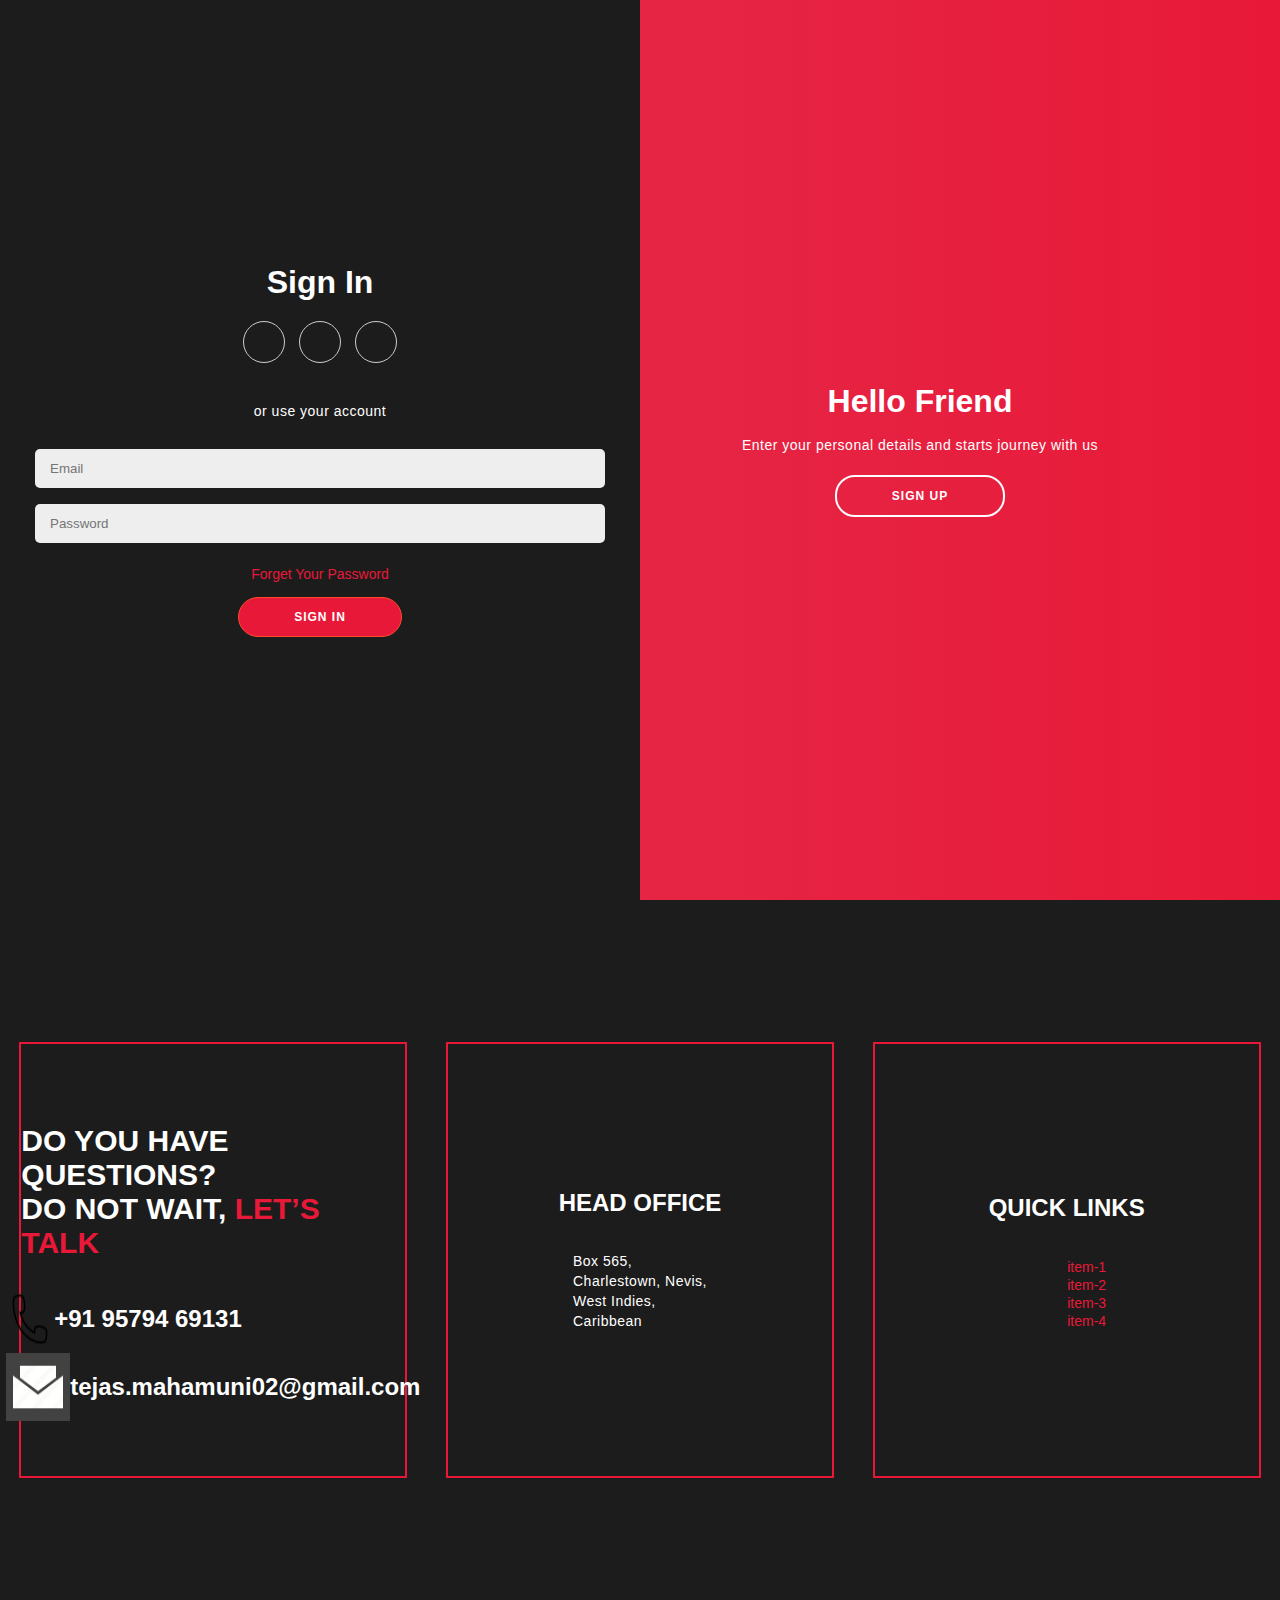
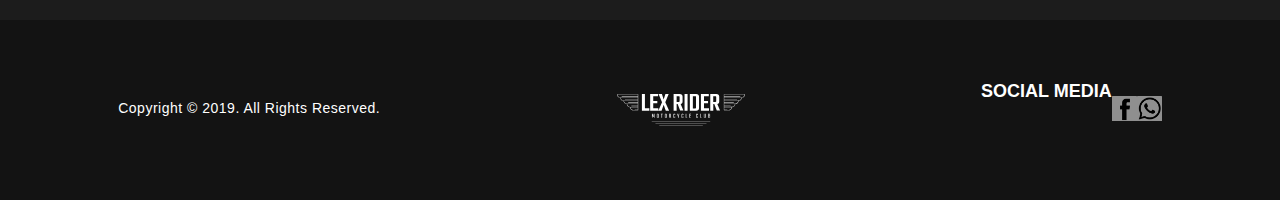
<file: loginsignup.html>
<!DOCTYPE html>
<html lang="en">

<head>
    <meta charset="UTF-8">
    <meta name="viewport" content="width=device-width, initial-scale=1.0">
    <title>Document</title>
    <link rel="stylesheet" href="./CSS/style.css">
    <link rel="stylesheet" href="./CSS/loginstyle1.css">
</head>

<body>
    <main id="banner1">
        <section id="topsection">
            <div id="tsectiondiv1" class="tsectiondiv">
                <p class="tsectiondivitem">Welcome to our website</p>
                <p class="tsectiondivitem">tejas.mahamuni02@gmail.com</p>
                <p class="tsectiondivitem"><a href="https://www.facebook.com/"><img src="./Images/fb1.png" alt=""
                            width="20px" style="background-color: #8f8f8f; border-radius: 2%;"></a></p>
                <p class="tsectiondivitem"><a href="https://www.instagram.com/"><img src="./Images/ig1.png" alt=""
                            width="20px" style="background-color: #8f8f8f; border-radius: 2%;"></a></p>
                <p class="tsectiondivitem"><a href="https://www.whatsapp.com/"><img src="./Images/wp1.png" alt=""
                            width="20px" style="background-color: #8f8f8f; border-radius: 2%;"></a></p>
            </div>
            <div id="tsectiondiv2" class="tsectiondiv">
                <p class="tsectiondivitem"><img src="./Images/searchlogo.png" alt="" width="20px"
                        style="background-color: #8f8f8f; border-radius: 2%;"></p>
                <p class="tsectiondivitem"><img src="./Images/profilelogo.png" alt="" width="20px"
                        style="background-color: #8f8f8f; border-radius: 2%;"></p>
            </div>
        </section>
        <section id="navsection">
            <svg viewBox="0 0 220 55" xmlns="http://www.w3.org/2000/svg" id="mainlogo">
                <path fill="#fff"
                    d="M0 .7c0 3.1 2.5 5.6 5.6 5.7.1 3 2.6 5.4 5.6 5.4.1 3 2.6 5.4 5.6 5.4.1 3 2.6 5.4 5.6 5.4.1 3 2.6 5.4 5.7 5.4h8.3V.5H0zm35.8 25h-5.1c-.2 0-.3.1-.3.3s.1.3.3.3h5.1v1.3h-7.7c-2.7 0-5-2.2-5.1-4.9h12.8zm0-5.4H24.9c-.2 0-.3.1-.3.3s.1.3.3.3h10.9v1.3H22.5c-2.7 0-5-2.2-5.1-4.9h18.4zm0-5.5H19.5c-.2 0-.3.1-.3.3s.1.3.3.3h16.3v1.3H16.9c-2.7 0-5-2.2-5.1-4.9h24zm0-5.4H13.9c-.2 0-.3.1-.3.3s.1.3.3.3h21.9v1.3H11.3c-2.7 0-5-2.2-5.1-4.9h29.6zm0-8.4v3H8.3c-.1 0-.3.1-.3.3s.1.3.3.3h27.5v1.3H5.7C3 5.9.7 3.7.6 1zM183.7.5v27.6h8.3c3 0 5.5-2.4 5.7-5.4 3 0 5.5-2.4 5.6-5.4 3 0 5.4-2.4 5.6-5.4 3 0 5.5-2.4 5.6-5.4 3.1 0 5.6-2.6 5.6-5.7V.5zm8.2 27.1h-7.7v-1.3h5.1c.2 0 .3-.1.3-.3s-.1-.3-.3-.3h-5.1v-3H197c-.1 2.7-2.3 4.9-5.1 4.9zm5.6-5.5h-13.3v-1.3h10.9c.2 0 .3-.1.3-.3s-.1-.3-.3-.3h-10.9v-3h18.4c-.1 2.8-2.3 4.9-5.1 4.9zm5.6-5.4h-18.9v-1.3h16.3c.2 0 .3-.1.3-.3s-.1-.3-.3-.3h-16.3v-3h24c-.1 2.8-2.3 4.9-5.1 4.9zm5.6-5.4h-24.5V10h21.9c.2 0 .3-.1.3-.3s-.1-.3-.3-.3h-21.9v-3h29.6c-.1 2.7-2.3 4.9-5.1 4.9zm5.6-5.4h-30.1V4.6h27.5c.2 0 .3-.1.3-.3s-.2-.3-.3-.3h-27.5V1h35.2c-.1 2.7-2.4 4.9-5.1 4.9zM59.7 46.8h100.5v-.6H59.7zm6.4 4.1h87.7v-.6H66.1zm6.5 4.1h74.9v-.6H72.6zM48 0h-5.2v28.6h12.8v-4H48zm23 24.6h-8.7v-8.7h7v-4h-7V4h8.3V0H57v28.6h14zm5.6 4l3.6-10 3.6 10h5.8L83 14l5.8-14h-5.6l-3 9.4-3-9.4h-5.8l6 14L71 28.6zm25.9-11.2h1.7l4.3 11.1h5.6l-4.7-11.3c2.2-.4 3.3-1.9 3.3-4.3V4.5c0-3-1.6-4.5-4.9-4.5H97.3v28.6h5.2zm0-13.4h3.8c.5 0 .8.1 1 .2.2.2.3.5.3 1v7.2c0 .5-.1.8-.3 1s-.5.2-1 .2h-3.8zm18.8-4h-5.2v28.6h5.2zM141 24.1V4.5c0-3-1.6-4.5-4.9-4.5h-10.9v28.6h10.9c3.3 0 4.9-1.5 4.9-4.5zm-5.2-.5c0 .5-.1.8-.3 1s-.5.2-1 .2h-4.1v-21h4.1c.5 0 .8.1 1 .2.2.2.3.5.3 1zm22.4 1h-8.7v-8.7h7v-4h-7V4h8.3V0h-13.6v28.6h13.9v-4zM175.7 13V4.5c0-3-1.6-4.5-4.9-4.5h-10.5v28.6h5.2V17.4h1.7l4.3 11.1h5.6l-4.7-11.3c2.2-.3 3.3-1.8 3.3-4.2zm-5.2-.6c0 .5-.1.8-.3 1s-.5.2-1 .2h-3.8V4h3.8c.5 0 .8.1 1 .2.2.2.3.5.3 1zM64.4 41v-7h-1l-1.1 4.3-1.2-4.3h-1v7h.8v-5.1l.9 3.6h.9l.9-3.6V41zm5.1-7c-.7 0-1 .3-1 1v5c0 .7.3 1 1 1h1.2c.7 0 1-.3 1-1v-5c0-.7-.3-1-1-1zm1.2 5.8c0 .1 0 .2-.1.3 0 0-.1.1-.3.1h-.6c-.1 0-.2 0-.2-.1 0 0-.1-.1-.1-.3v-4.7c0-.1 0-.2.1-.3 0 0 .1-.1.2-.1h.6c.1 0 .2 0 .3.1 0 0 .1.1.1.3zm6.8 1.2v-6.2h1.1V34h-3.2v.8h1.1V41zm5.8-7c-.7 0-1 .3-1 1v5c0 .7.3 1 1 1h1.2c.7 0 1-.3 1-1v-5c0-.7-.3-1-1-1zm1.2 5.8c0 .1 0 .2-.1.3 0 0-.1.1-.3.1h-.6c-.1 0-.2 0-.2-.1 0 0-.1-.1-.1-.3v-4.7c0-.1 0-.2.1-.3 0 0 .1-.1.2-.1h.6c.1 0 .2 0 .3.1 0 0 .1.1.1.3zm6.1-1.6h.5l1 2.8h1l-1-2.9c.5-.1.7-.4.7-1V35c0-.7-.3-1-1-1h-2.2v7h.9v-2.8zm0-3.4h.9c.1 0 .2 0 .3.1 0 0 .1.1.1.3V37c0 .1 0 .2-.1.3 0 0-.1.1-.3.1h-.9zm7.3 6.2H99c.7 0 1-.3 1-1v-1.2h-1v1.1c0 .1 0 .2-.1.3 0 0-.1.1-.2.1h-.5c-.1 0-.2 0-.3-.1 0 0-.1-.1-.1-.3v-4.8c0-.1 0-.2.1-.3 0 0 .1-.1.3-.1h.5c.1 0 .2 0 .2.1 0 0 .1.1.1.3v1.1h1V35c0-.7-.3-1-1-1h-1.1c-.7 0-1 .3-1 1v5c0 .7.3 1 1 1zm8 0v-2.2l1.3-4.8h-1l-.9 3.9-.9-3.9h-1l1.4 4.8V41zm8.2-4.8V35c0-.7-.3-1-1-1H112c-.7 0-1 .3-1 1v5c0 .7.3 1 1 1h1.1c.7 0 1-.3 1-1v-1.2h-1v1.1c0 .1 0 .2-.1.3 0 0-.1.1-.2.1h-.5c-.1 0-.2 0-.3-.1 0 0-.1-.1-.1-.3v-4.8c0-.1 0-.2.1-.3 0 0 .1-.1.3-.1h.5c.1 0 .2 0 .2.1 0 0 .1.1.1.3v1.1zm4-2.2v7h2.6v-.8h-1.6V34zm9.2 6.2h-1.9v-2.4h1.5V37h-1.5v-2.2h1.8V34h-2.8v7h2.9zm11.7-4V35c0-.7-.3-1-1-1h-1.1c-.7 0-1 .3-1 1v5c0 .7.3 1 1 1h1.1c.7 0 1-.3 1-1v-1.2h-1v1.1c0 .1 0 .2-.1.3 0 0-.1.1-.2.1h-.5c-.1 0-.2 0-.3-.1 0 0-.1-.1-.1-.3v-4.8c0-.1 0-.2.1-.3 0 0 .1-.1.3-.1h.5c.1 0 .2 0 .2.1 0 0 .1.1.1.3v1.1zm6.6 4H144V34h-.9v7h2.6v-.8zm3.7-6.2v6c0 .7.3 1 1 1h1.2c.7 0 1-.3 1-1v-6h-1v5.9c0 .1 0 .2-.1.3 0 0-.1.1-.3.1h-.6c-.1 0-.2 0-.3-.1 0 0-.1-.1-.1-.3V34zm7.4 7h2.3c.7 0 1-.3 1-1v-1.9c0-.4-.1-.6-.4-.6.3-.1.4-.3.4-.7V35c0-.7-.3-1-1-1h-2.3zm1-6.2h1.1c.1 0 .2 0 .3.1 0 0 .1.1.1.3v1.6c0 .1 0 .2-.1.3 0 0-.1.1-.3.1h-1.1zm0 3h1.1c.1 0 .2 0 .3.1 0 0 .1.1.1.3v1.7c0 .1 0 .2-.1.3 0 0-.1.1-.3.1h-1.1z" />
            </svg>
            <div id="navsectiondiv">
                <nav>
                    <ul id="navul">
                        <li class="navitem"><a href="">Home</a></li>
                        <li class="navitem"> <svg height="10" width="10">
                                <circle cx="6" cy="6" r="4" fill="red" />
                            </svg></li>
                        <li class="navitem" id="aboutclub">About Club</ol>
                            <!-- <div id="aboutclubdiv">
                            <ul id="aboutclubul">
                                <ol><a href="">Item-1</a></ol>
                                <ol><a href="">Item-1</a></ol>
                                <ol><a href="">Item-1</a></ol>
                                <ol><a href="">Item-1</a></ol>
                            </ul>
                        </div> -->
                        <li class="navitem"> <svg height="10" width="10">
                                <circle cx="6" cy="6" r="4" fill="red" />
                            </svg></li>
                        <li class="navitem"><a href="">Riding Report</a></li>
                        <li class="navitem"> <svg height="10" width="10">
                                <circle cx="6" cy="6" r="4" fill="red" />
                            </svg></li>
                        <li class="navitem"><a href="">Shop</a></li>
                        <li class="navitem"> <svg height="10" width="10">
                                <circle cx="6" cy="6" r="4" fill="red" />
                            </svg></li>
                        <li class="navitem"><a href="">Events</a></li>
                        <li class="navitem"> <svg height="10" width="10">
                                <circle cx="6" cy="6" r="4" fill="red" />
                            </svg></li>
                        <li class="navitem"><a href="">Media</a></li>
                        <li class="navitem"> <svg height="10" width="10">
                                <circle cx="6" cy="6" r="4" fill="red" />
                            </svg></li>
                        <li class="navitem"><a href="">News</a></li>
                        <li class="navitem"> <svg height="10" width="10">
                                <circle cx="6" cy="6" r="4" fill="red" />
                            </svg></li>
                        <li class="navitem"><a href="">Pages</a></li>
                        <!-- <ol id="navitem"><input type="button" value="Join The Club" id="navbtn"></ol> -->
                    </ul>
                </nav>
            </div>
            <input type="button" value="Join The Club" id="navbtn">
        </section>
        <section id="loginsection">
            <div class="loginbody"> -->
                <div class="container" id="main1">
                    <div class="sign-up">
                        <form action="#">
                            <h1>Create Account</h1>
                            <div class="social-container">
                                <a href="#" class="social"><i class="fab fa-facebook-f"></i></a>
                                <a href="#" class="social"><i class="fab fa-google-plus-g"></i></a>
                                <a href="#" class="social"><i class="fab fa-linkedin-in"></i></a>
                            </div>
                            <p>or use email for registration
                            </p>
                            <input type="text" name="txt" placeholder="Name" required="">
                            <input type="email" name="email" placeholder="Email" required="">
                            <input type="password" name="pswd" placeholder="Password" required="">
                            <button>Sign Up</button>
                        </form>
                    </div>
                    <div class="sign-in">
                        <form action="#">
                            <h1>Sign In</h1>
                            <div class="social-container">
                                <a href="#" class="social"><i class="fab fa-facebook-f"></i></a>
                                <a href="#" class="social"><i class="fab fa-google-plus-g"></i></a>
                                <a href="#" class="social"><i class="fab fa-linkedin-in"></i></a>
                            </div>
                            <p>or use your account
                            </p>
                            <input type="email" name="email" placeholder="Email" required="">
                            <input type="password" name="pswd" placeholder="Password" required="">
                            <a href="#">Forget Your Password</a>
                            <button>Sign In</button>
                        </form>
                    </div>
                    <div class="overlay-container">
                        <div class="overlay">
                            <div class="overlay-left">
                                <h1>Welcome Back!</h1>
                                <p>To keep connected with us please login with your personal info</p>
                                <button id="signIn">Sign In</button>
                            </div>
                            <div class="overlay-right">
                                <h1>Hello Friend</h1>
                                <p>Enter your personal details and starts journey with us</p>
                                <button id="signUp">Sign Up</button>
                            </div>
                        </div>
                    </div>
                </div>
            </div>
        </section>
    </main>
    <footer>
        <section id="footersection1">
            <div>
                <h2 style="font-size: 30px;">DO YOU HAVE QUESTIONS? <br> DO NOT WAIT, <span
                        style="color: #E81938;">LET’S TALK</span></h2>
                <div>
                    <span><img src="Images/contactlogo.png" alt="">
                        <h2>+91 95794 69131</h2>
                    </span>
                    <span><img src="Images/emaillogo.png" alt="">
                        <h2>tejas.mahamuni02@gmail.com</h2>
                    </span>
                </div>
            </div>
            <div>
                <h2>HEAD OFFICE</h2>
                <p>Box 565,<br>
                    Charlestown, Nevis,<br>
                    West Indies,<br>
                    Caribbean</p>
            </div>
            <div>
                <h2>QUICK LINKS</h2>
                <ul id="quicklinksul">
                    <li class="quicklinksli"><a href="">item-1</a></li>
                    <li class="quicklinksli"><a href="">item-2</a></li>
                    <li class="quicklinksli"><a href="">item-3</a></li>
                    <li class="quicklinksli"><a href="">item-4</a></li>
                </ul>
            </div>
        </section>
        <section id="footersection2">
            <p>Copyright © 2019. All Rights Reserved.</p>
            <svg viewBox="0 0 220 55" xmlns="http://www.w3.org/2000/svg" id="mainlogo">
                <path fill="#fff"
                    d="M0 .7c0 3.1 2.5 5.6 5.6 5.7.1 3 2.6 5.4 5.6 5.4.1 3 2.6 5.4 5.6 5.4.1 3 2.6 5.4 5.6 5.4.1 3 2.6 5.4 5.7 5.4h8.3V.5H0zm35.8 25h-5.1c-.2 0-.3.1-.3.3s.1.3.3.3h5.1v1.3h-7.7c-2.7 0-5-2.2-5.1-4.9h12.8zm0-5.4H24.9c-.2 0-.3.1-.3.3s.1.3.3.3h10.9v1.3H22.5c-2.7 0-5-2.2-5.1-4.9h18.4zm0-5.5H19.5c-.2 0-.3.1-.3.3s.1.3.3.3h16.3v1.3H16.9c-2.7 0-5-2.2-5.1-4.9h24zm0-5.4H13.9c-.2 0-.3.1-.3.3s.1.3.3.3h21.9v1.3H11.3c-2.7 0-5-2.2-5.1-4.9h29.6zm0-8.4v3H8.3c-.1 0-.3.1-.3.3s.1.3.3.3h27.5v1.3H5.7C3 5.9.7 3.7.6 1zM183.7.5v27.6h8.3c3 0 5.5-2.4 5.7-5.4 3 0 5.5-2.4 5.6-5.4 3 0 5.4-2.4 5.6-5.4 3 0 5.5-2.4 5.6-5.4 3.1 0 5.6-2.6 5.6-5.7V.5zm8.2 27.1h-7.7v-1.3h5.1c.2 0 .3-.1.3-.3s-.1-.3-.3-.3h-5.1v-3H197c-.1 2.7-2.3 4.9-5.1 4.9zm5.6-5.5h-13.3v-1.3h10.9c.2 0 .3-.1.3-.3s-.1-.3-.3-.3h-10.9v-3h18.4c-.1 2.8-2.3 4.9-5.1 4.9zm5.6-5.4h-18.9v-1.3h16.3c.2 0 .3-.1.3-.3s-.1-.3-.3-.3h-16.3v-3h24c-.1 2.8-2.3 4.9-5.1 4.9zm5.6-5.4h-24.5V10h21.9c.2 0 .3-.1.3-.3s-.1-.3-.3-.3h-21.9v-3h29.6c-.1 2.7-2.3 4.9-5.1 4.9zm5.6-5.4h-30.1V4.6h27.5c.2 0 .3-.1.3-.3s-.2-.3-.3-.3h-27.5V1h35.2c-.1 2.7-2.4 4.9-5.1 4.9zM59.7 46.8h100.5v-.6H59.7zm6.4 4.1h87.7v-.6H66.1zm6.5 4.1h74.9v-.6H72.6zM48 0h-5.2v28.6h12.8v-4H48zm23 24.6h-8.7v-8.7h7v-4h-7V4h8.3V0H57v28.6h14zm5.6 4l3.6-10 3.6 10h5.8L83 14l5.8-14h-5.6l-3 9.4-3-9.4h-5.8l6 14L71 28.6zm25.9-11.2h1.7l4.3 11.1h5.6l-4.7-11.3c2.2-.4 3.3-1.9 3.3-4.3V4.5c0-3-1.6-4.5-4.9-4.5H97.3v28.6h5.2zm0-13.4h3.8c.5 0 .8.1 1 .2.2.2.3.5.3 1v7.2c0 .5-.1.8-.3 1s-.5.2-1 .2h-3.8zm18.8-4h-5.2v28.6h5.2zM141 24.1V4.5c0-3-1.6-4.5-4.9-4.5h-10.9v28.6h10.9c3.3 0 4.9-1.5 4.9-4.5zm-5.2-.5c0 .5-.1.8-.3 1s-.5.2-1 .2h-4.1v-21h4.1c.5 0 .8.1 1 .2.2.2.3.5.3 1zm22.4 1h-8.7v-8.7h7v-4h-7V4h8.3V0h-13.6v28.6h13.9v-4zM175.7 13V4.5c0-3-1.6-4.5-4.9-4.5h-10.5v28.6h5.2V17.4h1.7l4.3 11.1h5.6l-4.7-11.3c2.2-.3 3.3-1.8 3.3-4.2zm-5.2-.6c0 .5-.1.8-.3 1s-.5.2-1 .2h-3.8V4h3.8c.5 0 .8.1 1 .2.2.2.3.5.3 1zM64.4 41v-7h-1l-1.1 4.3-1.2-4.3h-1v7h.8v-5.1l.9 3.6h.9l.9-3.6V41zm5.1-7c-.7 0-1 .3-1 1v5c0 .7.3 1 1 1h1.2c.7 0 1-.3 1-1v-5c0-.7-.3-1-1-1zm1.2 5.8c0 .1 0 .2-.1.3 0 0-.1.1-.3.1h-.6c-.1 0-.2 0-.2-.1 0 0-.1-.1-.1-.3v-4.7c0-.1 0-.2.1-.3 0 0 .1-.1.2-.1h.6c.1 0 .2 0 .3.1 0 0 .1.1.1.3zm6.8 1.2v-6.2h1.1V34h-3.2v.8h1.1V41zm5.8-7c-.7 0-1 .3-1 1v5c0 .7.3 1 1 1h1.2c.7 0 1-.3 1-1v-5c0-.7-.3-1-1-1zm1.2 5.8c0 .1 0 .2-.1.3 0 0-.1.1-.3.1h-.6c-.1 0-.2 0-.2-.1 0 0-.1-.1-.1-.3v-4.7c0-.1 0-.2.1-.3 0 0 .1-.1.2-.1h.6c.1 0 .2 0 .3.1 0 0 .1.1.1.3zm6.1-1.6h.5l1 2.8h1l-1-2.9c.5-.1.7-.4.7-1V35c0-.7-.3-1-1-1h-2.2v7h.9v-2.8zm0-3.4h.9c.1 0 .2 0 .3.1 0 0 .1.1.1.3V37c0 .1 0 .2-.1.3 0 0-.1.1-.3.1h-.9zm7.3 6.2H99c.7 0 1-.3 1-1v-1.2h-1v1.1c0 .1 0 .2-.1.3 0 0-.1.1-.2.1h-.5c-.1 0-.2 0-.3-.1 0 0-.1-.1-.1-.3v-4.8c0-.1 0-.2.1-.3 0 0 .1-.1.3-.1h.5c.1 0 .2 0 .2.1 0 0 .1.1.1.3v1.1h1V35c0-.7-.3-1-1-1h-1.1c-.7 0-1 .3-1 1v5c0 .7.3 1 1 1zm8 0v-2.2l1.3-4.8h-1l-.9 3.9-.9-3.9h-1l1.4 4.8V41zm8.2-4.8V35c0-.7-.3-1-1-1H112c-.7 0-1 .3-1 1v5c0 .7.3 1 1 1h1.1c.7 0 1-.3 1-1v-1.2h-1v1.1c0 .1 0 .2-.1.3 0 0-.1.1-.2.1h-.5c-.1 0-.2 0-.3-.1 0 0-.1-.1-.1-.3v-4.8c0-.1 0-.2.1-.3 0 0 .1-.1.3-.1h.5c.1 0 .2 0 .2.1 0 0 .1.1.1.3v1.1zm4-2.2v7h2.6v-.8h-1.6V34zm9.2 6.2h-1.9v-2.4h1.5V37h-1.5v-2.2h1.8V34h-2.8v7h2.9zm11.7-4V35c0-.7-.3-1-1-1h-1.1c-.7 0-1 .3-1 1v5c0 .7.3 1 1 1h1.1c.7 0 1-.3 1-1v-1.2h-1v1.1c0 .1 0 .2-.1.3 0 0-.1.1-.2.1h-.5c-.1 0-.2 0-.3-.1 0 0-.1-.1-.1-.3v-4.8c0-.1 0-.2.1-.3 0 0 .1-.1.3-.1h.5c.1 0 .2 0 .2.1 0 0 .1.1.1.3v1.1zm6.6 4H144V34h-.9v7h2.6v-.8zm3.7-6.2v6c0 .7.3 1 1 1h1.2c.7 0 1-.3 1-1v-6h-1v5.9c0 .1 0 .2-.1.3 0 0-.1.1-.3.1h-.6c-.1 0-.2 0-.3-.1 0 0-.1-.1-.1-.3V34zm7.4 7h2.3c.7 0 1-.3 1-1v-1.9c0-.4-.1-.6-.4-.6.3-.1.4-.3.4-.7V35c0-.7-.3-1-1-1h-2.3zm1-6.2h1.1c.1 0 .2 0 .3.1 0 0 .1.1.1.3v1.6c0 .1 0 .2-.1.3 0 0-.1.1-.3.1h-1.1zm0 3h1.1c.1 0 .2 0 .3.1 0 0 .1.1.1.3v1.7c0 .1 0 .2-.1.3 0 0-.1.1-.3.1h-1.1z" />
            </svg>
            <div>
                <span style="font-size:18px;text-transform: uppercase;font-weight: 900;">social media</span>
                <a href=""><img src="./Images/fb1.png" alt="" width="25"
                        style="background-color: #8f8f8f; border-radius: 2%;"></a>
                <a href=""><img src="./Images/wp1.png" alt="" width="25"
                        style="background-color: #8f8f8f; border-radius: 2%;"></a>
                <!-- <a href=""><img src="" alt=""></a> -->
            </div>
        </section>
    </footer>
    <script type="text/javascript">
        const signUpButton = document.getElementById('signUp');
        const signInButton = document.getElementById('signIn');
        const main = document.getElementById('main1');
        signUpButton.addEventListener('click', () => {
            main.classList.add("right-panel-active");

        });

        signInButton.addEventListener('click', () => {
            main.classList.remove("right-panel-active");

        });
    </script>
</body>

</html>
<!-- <img src="./Images/vlad-dyshlivenko-jPpYTKiS488-unsplash.jpg" alt="img of bike" id="img1"> -->
<!-- <h1 style="color:#E81938;">Hii Friends</h1> -->
</file>
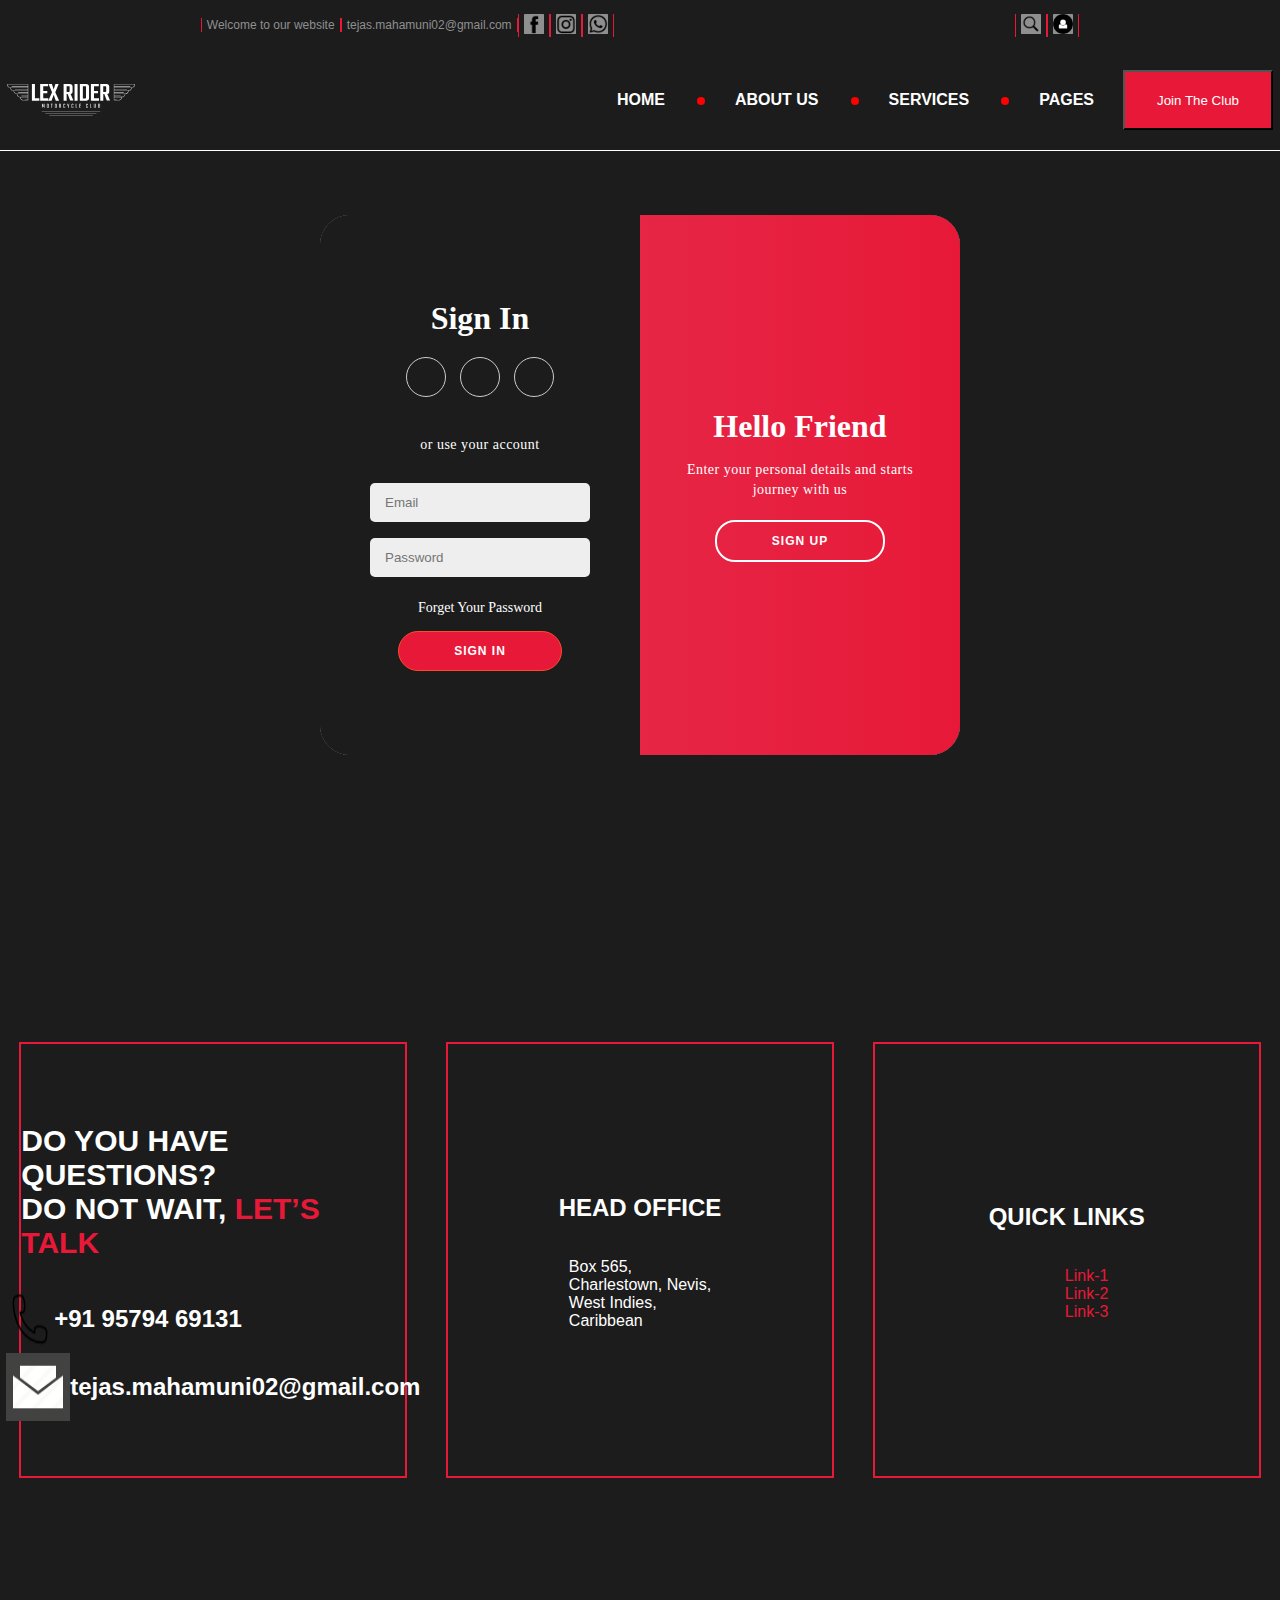
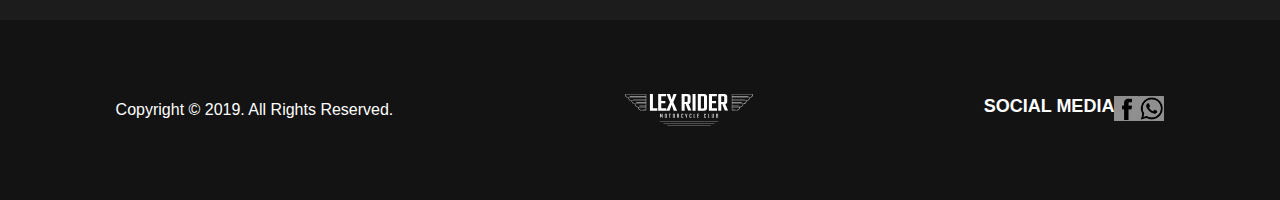
<file: loginsignup1.html>
<!DOCTYPE html>
<html lang="en">

<head>
    <meta charset="UTF-8">
    <meta name="viewport" content="width=device-width, initial-scale=1.0">
    <title>Document</title>
    <link rel="stylesheet" href="./CSS/style.css">
</head>

<body>
    <main id="banner1">
        <section id="topsection">
            <div id="tsectiondiv1" class="tsectiondiv">
                <p class="tsectiondivitem">Welcome to our website</p>
                <p class="tsectiondivitem">tejas.mahamuni02@gmail.com</p>
                <p class="tsectiondivitem"><a href="https://www.facebook.com/"><img src="./Images/fb1.png" alt=""
                            width="20px" style="background-color: #8f8f8f; border-radius: 2%;"></a></p>
                <p class="tsectiondivitem"><a href="https://www.instagram.com/"><img src="./Images/ig1.png" alt=""
                            width="20px" style="background-color: #8f8f8f; border-radius: 2%;"></a></p>
                <p class="tsectiondivitem"><a href="https://www.whatsapp.com/"><img src="./Images/wp1.png" alt=""
                            width="20px" style="background-color: #8f8f8f; border-radius: 2%;"></a></p>
            </div>
            <div id="tsectiondiv2" class="tsectiondiv">
                <p class="tsectiondivitem"><img src="./Images/searchlogo.png" alt="" width="20px"
                        style="background-color: #8f8f8f; border-radius: 2%;"></p>
                <p class="tsectiondivitem"><img src="./Images/profilelogo.png" alt="" width="20px"
                        style="background-color: #8f8f8f; border-radius: 2%;"></p>
            </div>
        </section>
        <section id="navsection">
            <svg viewBox="0 0 220 55" xmlns="http://www.w3.org/2000/svg" id="mainlogo">
                <path fill="#fff"
                    d="M0 .7c0 3.1 2.5 5.6 5.6 5.7.1 3 2.6 5.4 5.6 5.4.1 3 2.6 5.4 5.6 5.4.1 3 2.6 5.4 5.6 5.4.1 3 2.6 5.4 5.7 5.4h8.3V.5H0zm35.8 25h-5.1c-.2 0-.3.1-.3.3s.1.3.3.3h5.1v1.3h-7.7c-2.7 0-5-2.2-5.1-4.9h12.8zm0-5.4H24.9c-.2 0-.3.1-.3.3s.1.3.3.3h10.9v1.3H22.5c-2.7 0-5-2.2-5.1-4.9h18.4zm0-5.5H19.5c-.2 0-.3.1-.3.3s.1.3.3.3h16.3v1.3H16.9c-2.7 0-5-2.2-5.1-4.9h24zm0-5.4H13.9c-.2 0-.3.1-.3.3s.1.3.3.3h21.9v1.3H11.3c-2.7 0-5-2.2-5.1-4.9h29.6zm0-8.4v3H8.3c-.1 0-.3.1-.3.3s.1.3.3.3h27.5v1.3H5.7C3 5.9.7 3.7.6 1zM183.7.5v27.6h8.3c3 0 5.5-2.4 5.7-5.4 3 0 5.5-2.4 5.6-5.4 3 0 5.4-2.4 5.6-5.4 3 0 5.5-2.4 5.6-5.4 3.1 0 5.6-2.6 5.6-5.7V.5zm8.2 27.1h-7.7v-1.3h5.1c.2 0 .3-.1.3-.3s-.1-.3-.3-.3h-5.1v-3H197c-.1 2.7-2.3 4.9-5.1 4.9zm5.6-5.5h-13.3v-1.3h10.9c.2 0 .3-.1.3-.3s-.1-.3-.3-.3h-10.9v-3h18.4c-.1 2.8-2.3 4.9-5.1 4.9zm5.6-5.4h-18.9v-1.3h16.3c.2 0 .3-.1.3-.3s-.1-.3-.3-.3h-16.3v-3h24c-.1 2.8-2.3 4.9-5.1 4.9zm5.6-5.4h-24.5V10h21.9c.2 0 .3-.1.3-.3s-.1-.3-.3-.3h-21.9v-3h29.6c-.1 2.7-2.3 4.9-5.1 4.9zm5.6-5.4h-30.1V4.6h27.5c.2 0 .3-.1.3-.3s-.2-.3-.3-.3h-27.5V1h35.2c-.1 2.7-2.4 4.9-5.1 4.9zM59.7 46.8h100.5v-.6H59.7zm6.4 4.1h87.7v-.6H66.1zm6.5 4.1h74.9v-.6H72.6zM48 0h-5.2v28.6h12.8v-4H48zm23 24.6h-8.7v-8.7h7v-4h-7V4h8.3V0H57v28.6h14zm5.6 4l3.6-10 3.6 10h5.8L83 14l5.8-14h-5.6l-3 9.4-3-9.4h-5.8l6 14L71 28.6zm25.9-11.2h1.7l4.3 11.1h5.6l-4.7-11.3c2.2-.4 3.3-1.9 3.3-4.3V4.5c0-3-1.6-4.5-4.9-4.5H97.3v28.6h5.2zm0-13.4h3.8c.5 0 .8.1 1 .2.2.2.3.5.3 1v7.2c0 .5-.1.8-.3 1s-.5.2-1 .2h-3.8zm18.8-4h-5.2v28.6h5.2zM141 24.1V4.5c0-3-1.6-4.5-4.9-4.5h-10.9v28.6h10.9c3.3 0 4.9-1.5 4.9-4.5zm-5.2-.5c0 .5-.1.8-.3 1s-.5.2-1 .2h-4.1v-21h4.1c.5 0 .8.1 1 .2.2.2.3.5.3 1zm22.4 1h-8.7v-8.7h7v-4h-7V4h8.3V0h-13.6v28.6h13.9v-4zM175.7 13V4.5c0-3-1.6-4.5-4.9-4.5h-10.5v28.6h5.2V17.4h1.7l4.3 11.1h5.6l-4.7-11.3c2.2-.3 3.3-1.8 3.3-4.2zm-5.2-.6c0 .5-.1.8-.3 1s-.5.2-1 .2h-3.8V4h3.8c.5 0 .8.1 1 .2.2.2.3.5.3 1zM64.4 41v-7h-1l-1.1 4.3-1.2-4.3h-1v7h.8v-5.1l.9 3.6h.9l.9-3.6V41zm5.1-7c-.7 0-1 .3-1 1v5c0 .7.3 1 1 1h1.2c.7 0 1-.3 1-1v-5c0-.7-.3-1-1-1zm1.2 5.8c0 .1 0 .2-.1.3 0 0-.1.1-.3.1h-.6c-.1 0-.2 0-.2-.1 0 0-.1-.1-.1-.3v-4.7c0-.1 0-.2.1-.3 0 0 .1-.1.2-.1h.6c.1 0 .2 0 .3.1 0 0 .1.1.1.3zm6.8 1.2v-6.2h1.1V34h-3.2v.8h1.1V41zm5.8-7c-.7 0-1 .3-1 1v5c0 .7.3 1 1 1h1.2c.7 0 1-.3 1-1v-5c0-.7-.3-1-1-1zm1.2 5.8c0 .1 0 .2-.1.3 0 0-.1.1-.3.1h-.6c-.1 0-.2 0-.2-.1 0 0-.1-.1-.1-.3v-4.7c0-.1 0-.2.1-.3 0 0 .1-.1.2-.1h.6c.1 0 .2 0 .3.1 0 0 .1.1.1.3zm6.1-1.6h.5l1 2.8h1l-1-2.9c.5-.1.7-.4.7-1V35c0-.7-.3-1-1-1h-2.2v7h.9v-2.8zm0-3.4h.9c.1 0 .2 0 .3.1 0 0 .1.1.1.3V37c0 .1 0 .2-.1.3 0 0-.1.1-.3.1h-.9zm7.3 6.2H99c.7 0 1-.3 1-1v-1.2h-1v1.1c0 .1 0 .2-.1.3 0 0-.1.1-.2.1h-.5c-.1 0-.2 0-.3-.1 0 0-.1-.1-.1-.3v-4.8c0-.1 0-.2.1-.3 0 0 .1-.1.3-.1h.5c.1 0 .2 0 .2.1 0 0 .1.1.1.3v1.1h1V35c0-.7-.3-1-1-1h-1.1c-.7 0-1 .3-1 1v5c0 .7.3 1 1 1zm8 0v-2.2l1.3-4.8h-1l-.9 3.9-.9-3.9h-1l1.4 4.8V41zm8.2-4.8V35c0-.7-.3-1-1-1H112c-.7 0-1 .3-1 1v5c0 .7.3 1 1 1h1.1c.7 0 1-.3 1-1v-1.2h-1v1.1c0 .1 0 .2-.1.3 0 0-.1.1-.2.1h-.5c-.1 0-.2 0-.3-.1 0 0-.1-.1-.1-.3v-4.8c0-.1 0-.2.1-.3 0 0 .1-.1.3-.1h.5c.1 0 .2 0 .2.1 0 0 .1.1.1.3v1.1zm4-2.2v7h2.6v-.8h-1.6V34zm9.2 6.2h-1.9v-2.4h1.5V37h-1.5v-2.2h1.8V34h-2.8v7h2.9zm11.7-4V35c0-.7-.3-1-1-1h-1.1c-.7 0-1 .3-1 1v5c0 .7.3 1 1 1h1.1c.7 0 1-.3 1-1v-1.2h-1v1.1c0 .1 0 .2-.1.3 0 0-.1.1-.2.1h-.5c-.1 0-.2 0-.3-.1 0 0-.1-.1-.1-.3v-4.8c0-.1 0-.2.1-.3 0 0 .1-.1.3-.1h.5c.1 0 .2 0 .2.1 0 0 .1.1.1.3v1.1zm6.6 4H144V34h-.9v7h2.6v-.8zm3.7-6.2v6c0 .7.3 1 1 1h1.2c.7 0 1-.3 1-1v-6h-1v5.9c0 .1 0 .2-.1.3 0 0-.1.1-.3.1h-.6c-.1 0-.2 0-.3-.1 0 0-.1-.1-.1-.3V34zm7.4 7h2.3c.7 0 1-.3 1-1v-1.9c0-.4-.1-.6-.4-.6.3-.1.4-.3.4-.7V35c0-.7-.3-1-1-1h-2.3zm1-6.2h1.1c.1 0 .2 0 .3.1 0 0 .1.1.1.3v1.6c0 .1 0 .2-.1.3 0 0-.1.1-.3.1h-1.1zm0 3h1.1c.1 0 .2 0 .3.1 0 0 .1.1.1.3v1.7c0 .1 0 .2-.1.3 0 0-.1.1-.3.1h-1.1z" />
            </svg>
            <div id="navsectiondiv">
                <nav>
                    <ul id="navul">
                        <li class="navitem"><a href="index.html">Home</a></li>
                        <li class="navitem"> <svg height="10" width="10">
                                <circle cx="6" cy="6" r="4" fill="red" />
                            </svg></li>


                        <li class="navitem"><a href="./about.html">About Us</a></li>
                        <li class="navitem"> <svg height="10" width="10">
                                <circle cx="6" cy="6" r="4" fill="red" />
                            </svg></li>
                        <li class="navitem"><a href="./Services.html">Services</a></li>
                        <li class="navitem"> <svg height="10" width="10">
                                <circle cx="6" cy="6" r="4" fill="red" />
                            </svg></li>


                        <li class="navitem" id="pages">Pages
                            <ul id="pagesul" class="navitemoption">
                                <li id="pagesoption1"><a href="about.html">About</a></li>
                                <li id="pagesoption2"><a href="Services.html">Service</a></li>
                                <li id="pagesoption3"><a href="index.html">Home</a></li>

                            </ul>
                        </li>
                        <!-- <ol id="navitem"><input type="button" value="Join The Club" id="navbtn"></ol> -->
                    </ul>
                </nav>
            </div>
            <input type="button" value="Join The Club" id="navbtn">
        </section>
        <section id="loginsection">
            <iframe src="./loginclone.html" frameborder="0" id="logininframe"></iframe>
        </section>
    </main>
    <footer>
        <section id="footersection1">
            <div>
                <h2 style="font-size: 30px;">DO YOU HAVE QUESTIONS? <br> DO NOT WAIT, <span
                        style="color: #E81938;">LET’S TALK</span></h2>
                <div>
                    <span><img src="Images/contactlogo.png" alt="">
                        <h2>+91 95794 69131</h2>
                    </span>
                    <span><img src="Images/emaillogo.png" alt="">
                        <h2>tejas.mahamuni02@gmail.com</h2>
                    </span>
                </div>
            </div>
            <div>
                <h2>HEAD OFFICE</h2>
                <p>Box 565,<br>
                    Charlestown, Nevis,<br>
                    West Indies,<br>
                    Caribbean</p>
            </div>
            <div>
                <h2>QUICK LINKS</h2>
                <ul id="quicklinksul">
                    <li class="quicklinksli"><a href="https://www.pinkbike.com/">Link-1</a></li>
                    <li class="quicklinksli"><a href="https://www.komoot.com/">Link-2</a></li>
                    <li class="quicklinksli"><a href="https://www.cyclingnews.com/">Link-3</a></li>

                </ul>
            </div>
        </section>
        <section id="footersection2">
            <p>Copyright © 2019. All Rights Reserved.</p>
            <svg viewBox="0 0 220 55" xmlns="http://www.w3.org/2000/svg" id="mainlogo">
                <path fill="#fff"
                    d="M0 .7c0 3.1 2.5 5.6 5.6 5.7.1 3 2.6 5.4 5.6 5.4.1 3 2.6 5.4 5.6 5.4.1 3 2.6 5.4 5.6 5.4.1 3 2.6 5.4 5.7 5.4h8.3V.5H0zm35.8 25h-5.1c-.2 0-.3.1-.3.3s.1.3.3.3h5.1v1.3h-7.7c-2.7 0-5-2.2-5.1-4.9h12.8zm0-5.4H24.9c-.2 0-.3.1-.3.3s.1.3.3.3h10.9v1.3H22.5c-2.7 0-5-2.2-5.1-4.9h18.4zm0-5.5H19.5c-.2 0-.3.1-.3.3s.1.3.3.3h16.3v1.3H16.9c-2.7 0-5-2.2-5.1-4.9h24zm0-5.4H13.9c-.2 0-.3.1-.3.3s.1.3.3.3h21.9v1.3H11.3c-2.7 0-5-2.2-5.1-4.9h29.6zm0-8.4v3H8.3c-.1 0-.3.1-.3.3s.1.3.3.3h27.5v1.3H5.7C3 5.9.7 3.7.6 1zM183.7.5v27.6h8.3c3 0 5.5-2.4 5.7-5.4 3 0 5.5-2.4 5.6-5.4 3 0 5.4-2.4 5.6-5.4 3 0 5.5-2.4 5.6-5.4 3.1 0 5.6-2.6 5.6-5.7V.5zm8.2 27.1h-7.7v-1.3h5.1c.2 0 .3-.1.3-.3s-.1-.3-.3-.3h-5.1v-3H197c-.1 2.7-2.3 4.9-5.1 4.9zm5.6-5.5h-13.3v-1.3h10.9c.2 0 .3-.1.3-.3s-.1-.3-.3-.3h-10.9v-3h18.4c-.1 2.8-2.3 4.9-5.1 4.9zm5.6-5.4h-18.9v-1.3h16.3c.2 0 .3-.1.3-.3s-.1-.3-.3-.3h-16.3v-3h24c-.1 2.8-2.3 4.9-5.1 4.9zm5.6-5.4h-24.5V10h21.9c.2 0 .3-.1.3-.3s-.1-.3-.3-.3h-21.9v-3h29.6c-.1 2.7-2.3 4.9-5.1 4.9zm5.6-5.4h-30.1V4.6h27.5c.2 0 .3-.1.3-.3s-.2-.3-.3-.3h-27.5V1h35.2c-.1 2.7-2.4 4.9-5.1 4.9zM59.7 46.8h100.5v-.6H59.7zm6.4 4.1h87.7v-.6H66.1zm6.5 4.1h74.9v-.6H72.6zM48 0h-5.2v28.6h12.8v-4H48zm23 24.6h-8.7v-8.7h7v-4h-7V4h8.3V0H57v28.6h14zm5.6 4l3.6-10 3.6 10h5.8L83 14l5.8-14h-5.6l-3 9.4-3-9.4h-5.8l6 14L71 28.6zm25.9-11.2h1.7l4.3 11.1h5.6l-4.7-11.3c2.2-.4 3.3-1.9 3.3-4.3V4.5c0-3-1.6-4.5-4.9-4.5H97.3v28.6h5.2zm0-13.4h3.8c.5 0 .8.1 1 .2.2.2.3.5.3 1v7.2c0 .5-.1.8-.3 1s-.5.2-1 .2h-3.8zm18.8-4h-5.2v28.6h5.2zM141 24.1V4.5c0-3-1.6-4.5-4.9-4.5h-10.9v28.6h10.9c3.3 0 4.9-1.5 4.9-4.5zm-5.2-.5c0 .5-.1.8-.3 1s-.5.2-1 .2h-4.1v-21h4.1c.5 0 .8.1 1 .2.2.2.3.5.3 1zm22.4 1h-8.7v-8.7h7v-4h-7V4h8.3V0h-13.6v28.6h13.9v-4zM175.7 13V4.5c0-3-1.6-4.5-4.9-4.5h-10.5v28.6h5.2V17.4h1.7l4.3 11.1h5.6l-4.7-11.3c2.2-.3 3.3-1.8 3.3-4.2zm-5.2-.6c0 .5-.1.8-.3 1s-.5.2-1 .2h-3.8V4h3.8c.5 0 .8.1 1 .2.2.2.3.5.3 1zM64.4 41v-7h-1l-1.1 4.3-1.2-4.3h-1v7h.8v-5.1l.9 3.6h.9l.9-3.6V41zm5.1-7c-.7 0-1 .3-1 1v5c0 .7.3 1 1 1h1.2c.7 0 1-.3 1-1v-5c0-.7-.3-1-1-1zm1.2 5.8c0 .1 0 .2-.1.3 0 0-.1.1-.3.1h-.6c-.1 0-.2 0-.2-.1 0 0-.1-.1-.1-.3v-4.7c0-.1 0-.2.1-.3 0 0 .1-.1.2-.1h.6c.1 0 .2 0 .3.1 0 0 .1.1.1.3zm6.8 1.2v-6.2h1.1V34h-3.2v.8h1.1V41zm5.8-7c-.7 0-1 .3-1 1v5c0 .7.3 1 1 1h1.2c.7 0 1-.3 1-1v-5c0-.7-.3-1-1-1zm1.2 5.8c0 .1 0 .2-.1.3 0 0-.1.1-.3.1h-.6c-.1 0-.2 0-.2-.1 0 0-.1-.1-.1-.3v-4.7c0-.1 0-.2.1-.3 0 0 .1-.1.2-.1h.6c.1 0 .2 0 .3.1 0 0 .1.1.1.3zm6.1-1.6h.5l1 2.8h1l-1-2.9c.5-.1.7-.4.7-1V35c0-.7-.3-1-1-1h-2.2v7h.9v-2.8zm0-3.4h.9c.1 0 .2 0 .3.1 0 0 .1.1.1.3V37c0 .1 0 .2-.1.3 0 0-.1.1-.3.1h-.9zm7.3 6.2H99c.7 0 1-.3 1-1v-1.2h-1v1.1c0 .1 0 .2-.1.3 0 0-.1.1-.2.1h-.5c-.1 0-.2 0-.3-.1 0 0-.1-.1-.1-.3v-4.8c0-.1 0-.2.1-.3 0 0 .1-.1.3-.1h.5c.1 0 .2 0 .2.1 0 0 .1.1.1.3v1.1h1V35c0-.7-.3-1-1-1h-1.1c-.7 0-1 .3-1 1v5c0 .7.3 1 1 1zm8 0v-2.2l1.3-4.8h-1l-.9 3.9-.9-3.9h-1l1.4 4.8V41zm8.2-4.8V35c0-.7-.3-1-1-1H112c-.7 0-1 .3-1 1v5c0 .7.3 1 1 1h1.1c.7 0 1-.3 1-1v-1.2h-1v1.1c0 .1 0 .2-.1.3 0 0-.1.1-.2.1h-.5c-.1 0-.2 0-.3-.1 0 0-.1-.1-.1-.3v-4.8c0-.1 0-.2.1-.3 0 0 .1-.1.3-.1h.5c.1 0 .2 0 .2.1 0 0 .1.1.1.3v1.1zm4-2.2v7h2.6v-.8h-1.6V34zm9.2 6.2h-1.9v-2.4h1.5V37h-1.5v-2.2h1.8V34h-2.8v7h2.9zm11.7-4V35c0-.7-.3-1-1-1h-1.1c-.7 0-1 .3-1 1v5c0 .7.3 1 1 1h1.1c.7 0 1-.3 1-1v-1.2h-1v1.1c0 .1 0 .2-.1.3 0 0-.1.1-.2.1h-.5c-.1 0-.2 0-.3-.1 0 0-.1-.1-.1-.3v-4.8c0-.1 0-.2.1-.3 0 0 .1-.1.3-.1h.5c.1 0 .2 0 .2.1 0 0 .1.1.1.3v1.1zm6.6 4H144V34h-.9v7h2.6v-.8zm3.7-6.2v6c0 .7.3 1 1 1h1.2c.7 0 1-.3 1-1v-6h-1v5.9c0 .1 0 .2-.1.3 0 0-.1.1-.3.1h-.6c-.1 0-.2 0-.3-.1 0 0-.1-.1-.1-.3V34zm7.4 7h2.3c.7 0 1-.3 1-1v-1.9c0-.4-.1-.6-.4-.6.3-.1.4-.3.4-.7V35c0-.7-.3-1-1-1h-2.3zm1-6.2h1.1c.1 0 .2 0 .3.1 0 0 .1.1.1.3v1.6c0 .1 0 .2-.1.3 0 0-.1.1-.3.1h-1.1zm0 3h1.1c.1 0 .2 0 .3.1 0 0 .1.1.1.3v1.7c0 .1 0 .2-.1.3 0 0-.1.1-.3.1h-1.1z" />
            </svg>
            <div>
                <span style="font-size:18px;text-transform: uppercase;font-weight: 900;">social media</span>
                <a href="https://www.facebook.com/"><img src="./Images/fb1.png" alt="" width="25"
                        style="background-color: #8f8f8f; border-radius: 2%;"></a>
                <a href="https://www.whatsapp.com/"><img src="./Images/wp1.png" alt="" width="25"
                        style="background-color: #8f8f8f; border-radius: 2%;"></a>
                <!-- <a href=""><img src="" alt=""></a> -->
            </div>
        </section>
    </footer>
    <script type="text/javascript">
        const signUpButton = document.getElementById('signUp');
        const signInButton = document.getElementById('signIn');
        const main = document.getElementById('main1');
        signUpButton.addEventListener('click', () => {
            main.classList.add("right-panel-active");

        });

        signInButton.addEventListener('click', () => {
            main.classList.remove("right-panel-active");

        });
    </script>
</body>

</html>
<!-- <img src="./Images/vlad-dyshlivenko-jPpYTKiS488-unsplash.jpg" alt="img of bike" id="img1"> -->
<!-- <h1 style="color:#E81938;">Hii Friends</h1> -->
</file>
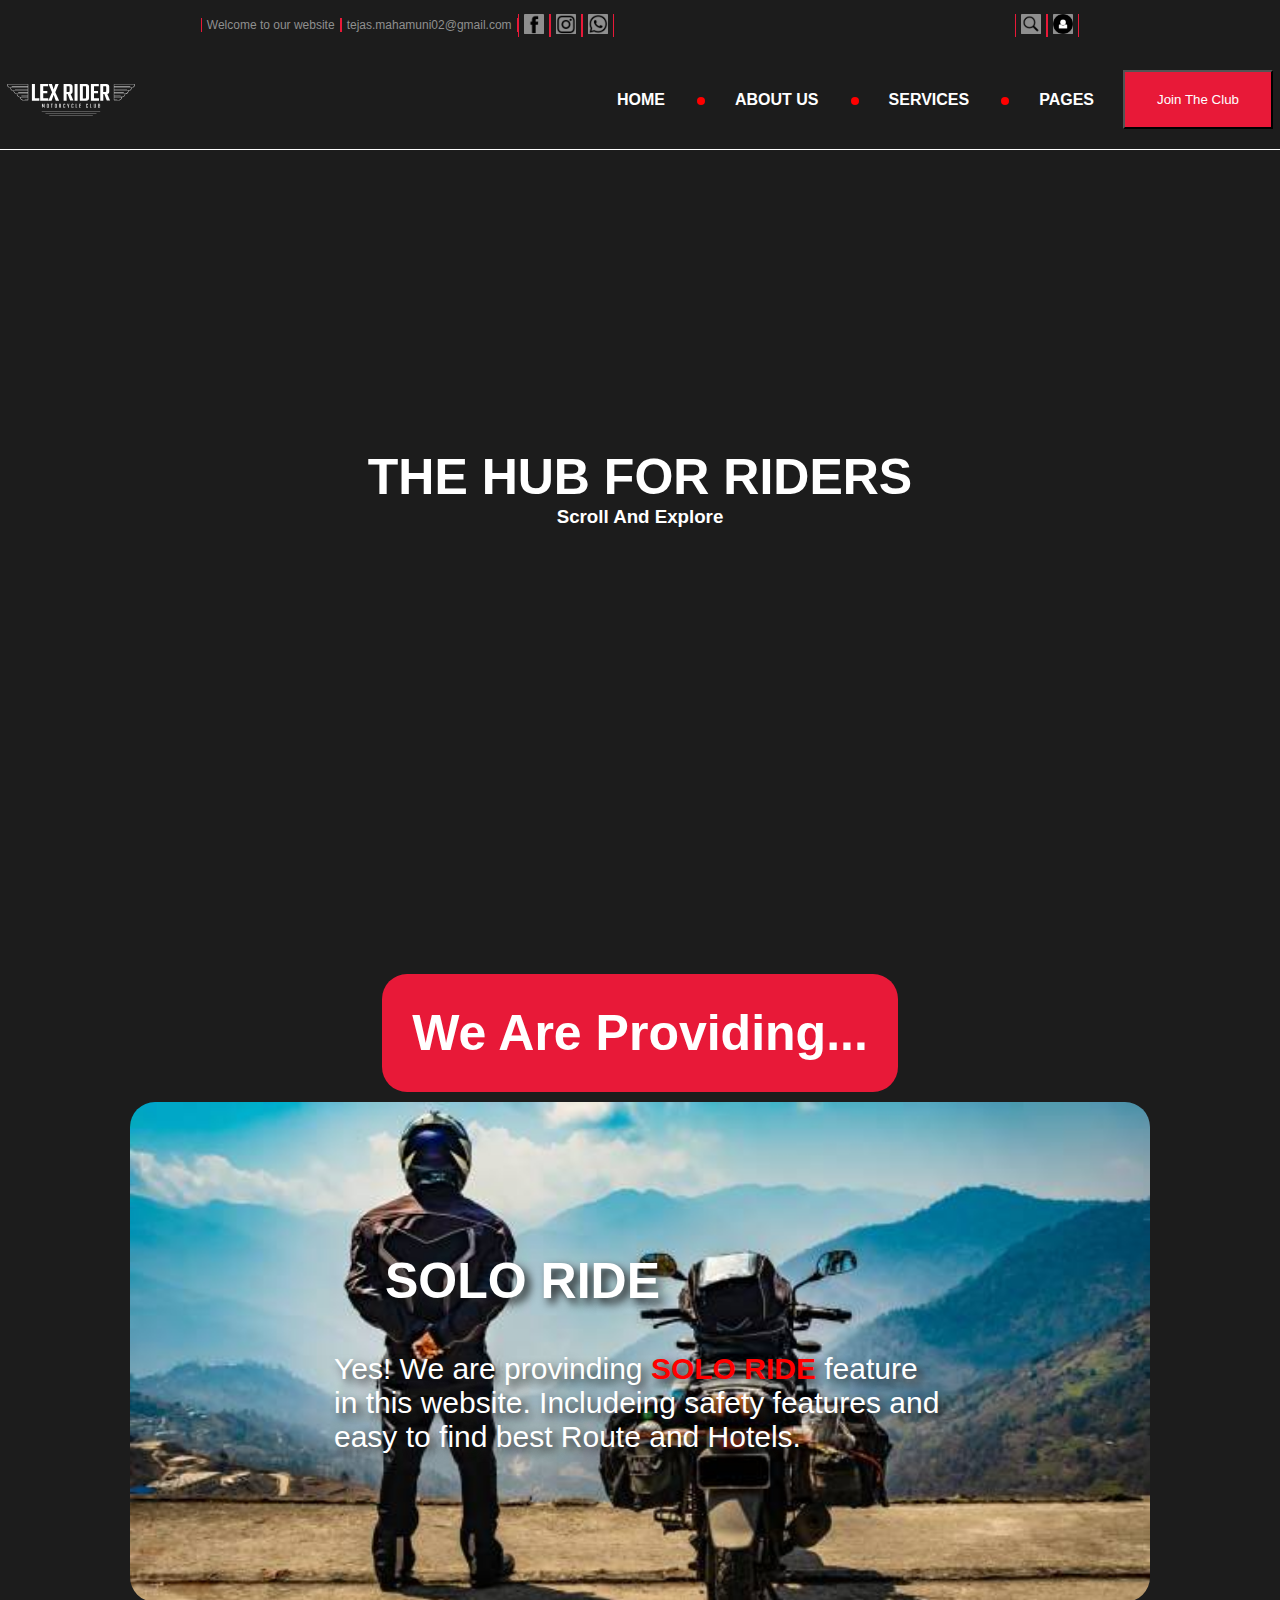
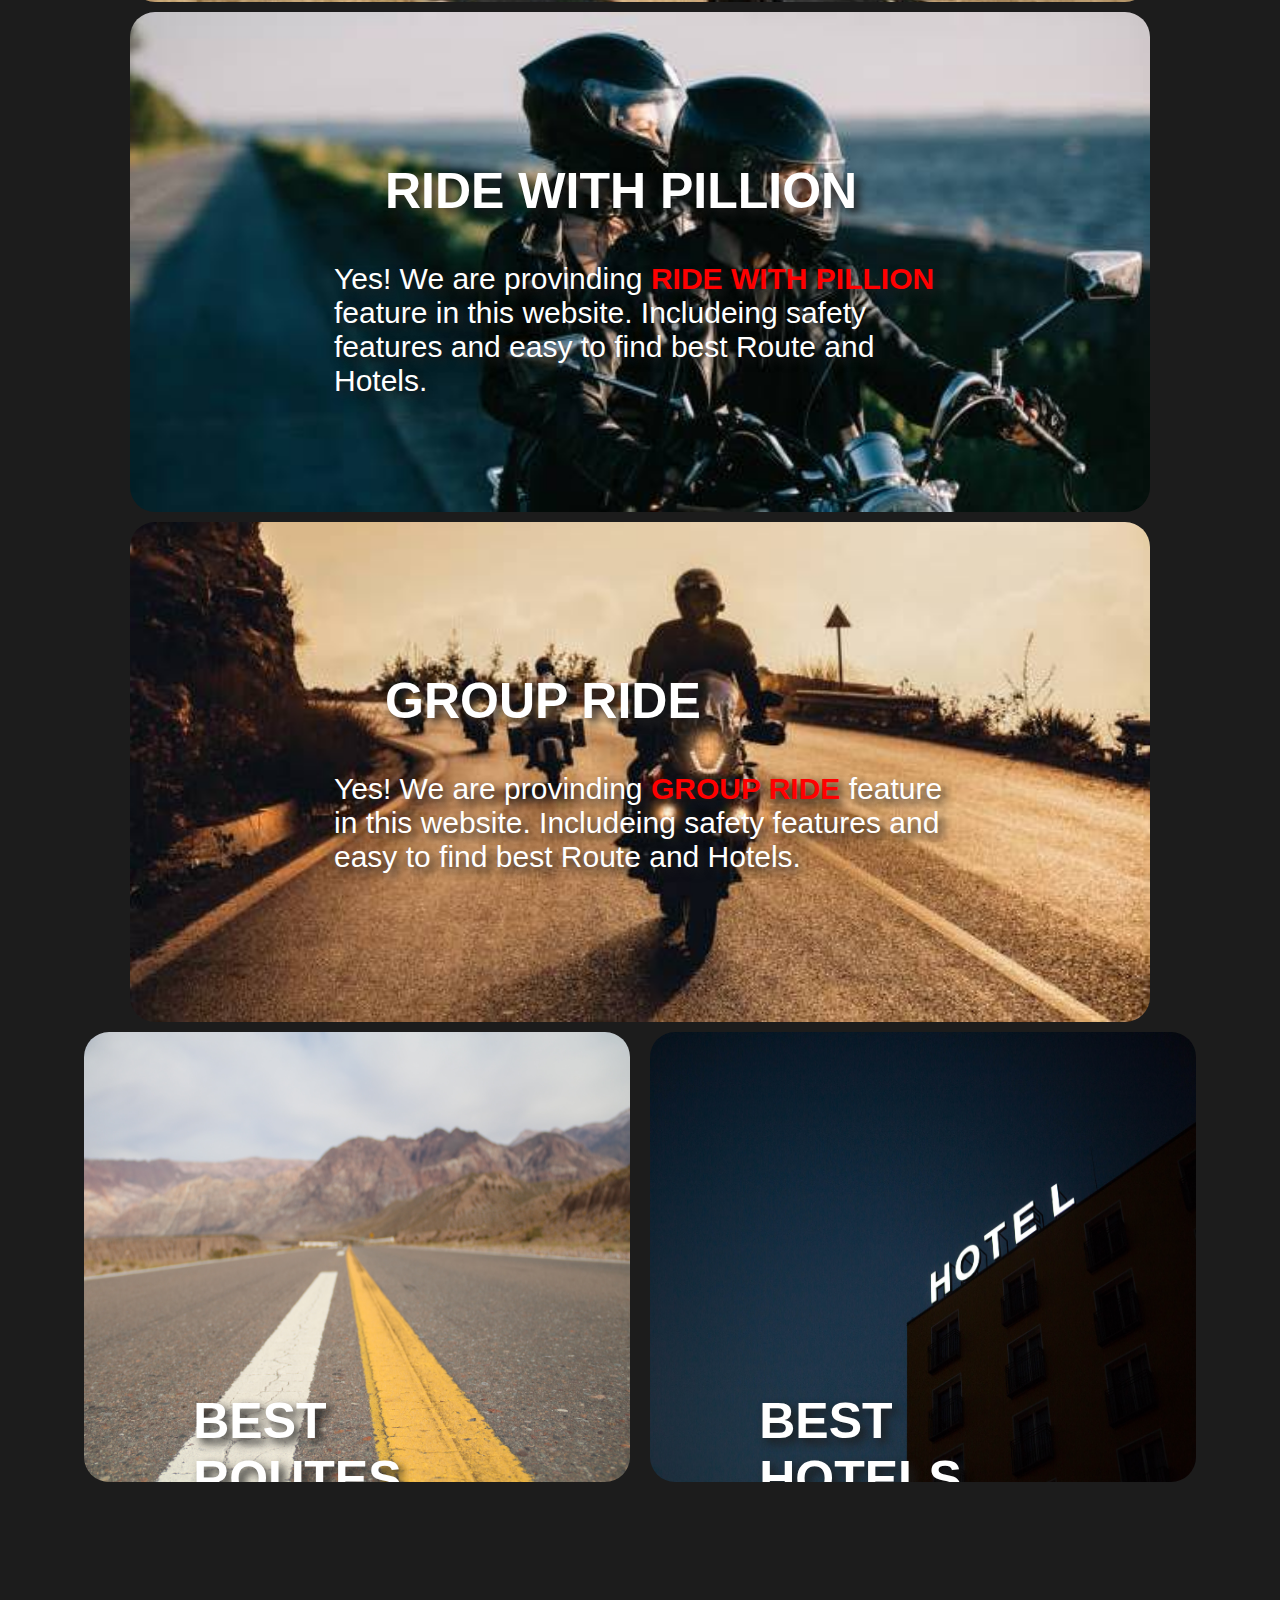
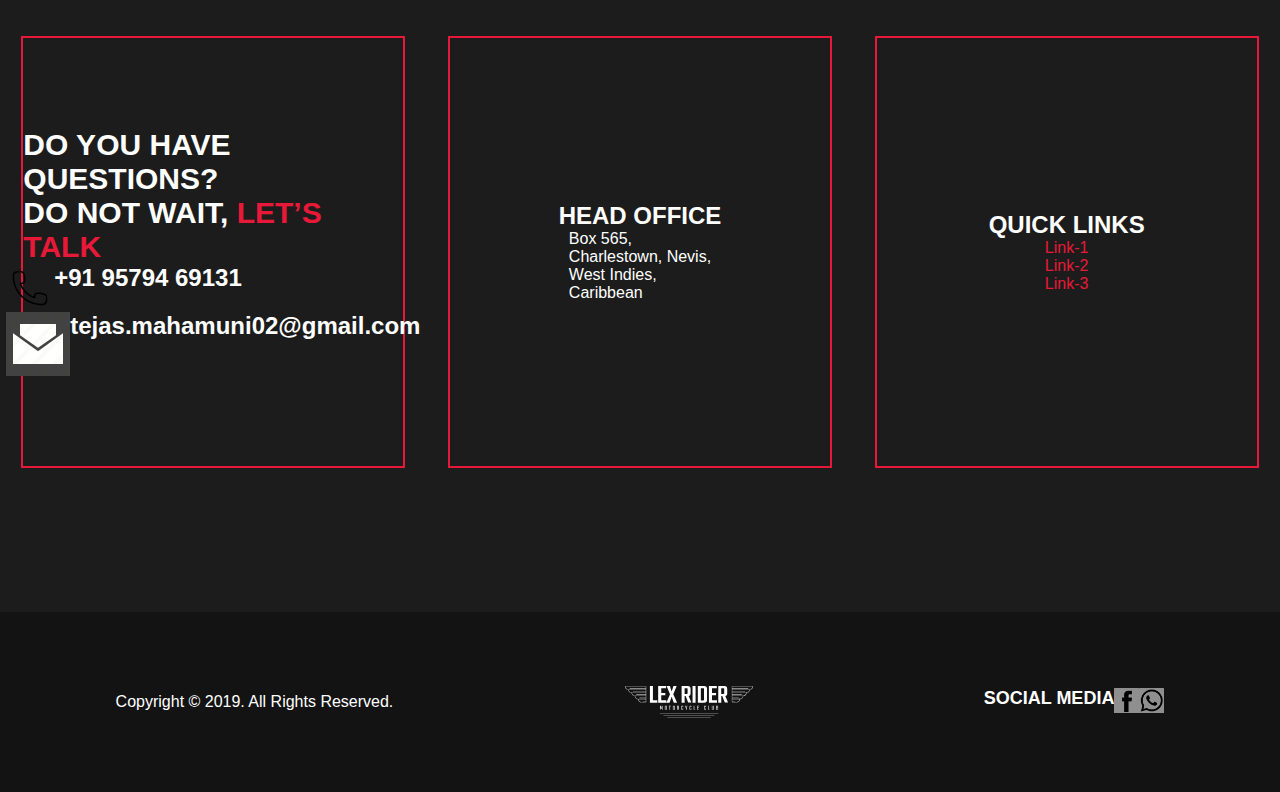
<file: Services.html>
<!DOCTYPE html>
<html lang="en">

<head>
  <meta charset="UTF-8">
  <meta name="viewport" content="width=device-width, initial-scale=1.0">
  <title>Document</title>
  <link rel="stylesheet" href="./CSS/style.css">

  <link rel="stylesheet" href="./service.css">
</head>

<body>
  <main id="banner1">
    <section id="topsection">
      <div id="tsectiondiv1" class="tsectiondiv">
        <p class="tsectiondivitem">Welcome to our website</p>
        <p class="tsectiondivitem">tejas.mahamuni02@gmail.com</p>
        <p class="tsectiondivitem"><a href="https://www.facebook.com/"><img src="./Images/fb1.png" alt="" width="20px"
              style="background-color: #8f8f8f; border-radius: 2%;"></a></p>
        <p class="tsectiondivitem"><a href="https://www.instagram.com/"><img src="./Images/ig1.png" alt="" width="20px"
              style="background-color: #8f8f8f; border-radius: 2%;"></a></p>
        <p class="tsectiondivitem"><a href="https://www.whatsapp.com/"><img src="./Images/wp1.png" alt="" width="20px"
              style="background-color: #8f8f8f; border-radius: 2%;"></a></p>
      </div>
      <div id="tsectiondiv2" class="tsectiondiv">
        <p class="tsectiondivitem"><img src="./Images/searchlogo.png" alt="" width="20px"
            style="background-color: #8f8f8f; border-radius: 2%;"></p>
        <p class="tsectiondivitem"><img src="./Images/profilelogo.png" alt="" width="20px"
            style="background-color: #8f8f8f; border-radius: 2%;"></p>
      </div>
    </section>
    <section id="navsection">
      <svg viewBox="0 0 220 55" xmlns="http://www.w3.org/2000/svg" id="mainlogo">
        <path fill="#fff"
          d="M0 .7c0 3.1 2.5 5.6 5.6 5.7.1 3 2.6 5.4 5.6 5.4.1 3 2.6 5.4 5.6 5.4.1 3 2.6 5.4 5.6 5.4.1 3 2.6 5.4 5.7 5.4h8.3V.5H0zm35.8 25h-5.1c-.2 0-.3.1-.3.3s.1.3.3.3h5.1v1.3h-7.7c-2.7 0-5-2.2-5.1-4.9h12.8zm0-5.4H24.9c-.2 0-.3.1-.3.3s.1.3.3.3h10.9v1.3H22.5c-2.7 0-5-2.2-5.1-4.9h18.4zm0-5.5H19.5c-.2 0-.3.1-.3.3s.1.3.3.3h16.3v1.3H16.9c-2.7 0-5-2.2-5.1-4.9h24zm0-5.4H13.9c-.2 0-.3.1-.3.3s.1.3.3.3h21.9v1.3H11.3c-2.7 0-5-2.2-5.1-4.9h29.6zm0-8.4v3H8.3c-.1 0-.3.1-.3.3s.1.3.3.3h27.5v1.3H5.7C3 5.9.7 3.7.6 1zM183.7.5v27.6h8.3c3 0 5.5-2.4 5.7-5.4 3 0 5.5-2.4 5.6-5.4 3 0 5.4-2.4 5.6-5.4 3 0 5.5-2.4 5.6-5.4 3.1 0 5.6-2.6 5.6-5.7V.5zm8.2 27.1h-7.7v-1.3h5.1c.2 0 .3-.1.3-.3s-.1-.3-.3-.3h-5.1v-3H197c-.1 2.7-2.3 4.9-5.1 4.9zm5.6-5.5h-13.3v-1.3h10.9c.2 0 .3-.1.3-.3s-.1-.3-.3-.3h-10.9v-3h18.4c-.1 2.8-2.3 4.9-5.1 4.9zm5.6-5.4h-18.9v-1.3h16.3c.2 0 .3-.1.3-.3s-.1-.3-.3-.3h-16.3v-3h24c-.1 2.8-2.3 4.9-5.1 4.9zm5.6-5.4h-24.5V10h21.9c.2 0 .3-.1.3-.3s-.1-.3-.3-.3h-21.9v-3h29.6c-.1 2.7-2.3 4.9-5.1 4.9zm5.6-5.4h-30.1V4.6h27.5c.2 0 .3-.1.3-.3s-.2-.3-.3-.3h-27.5V1h35.2c-.1 2.7-2.4 4.9-5.1 4.9zM59.7 46.8h100.5v-.6H59.7zm6.4 4.1h87.7v-.6H66.1zm6.5 4.1h74.9v-.6H72.6zM48 0h-5.2v28.6h12.8v-4H48zm23 24.6h-8.7v-8.7h7v-4h-7V4h8.3V0H57v28.6h14zm5.6 4l3.6-10 3.6 10h5.8L83 14l5.8-14h-5.6l-3 9.4-3-9.4h-5.8l6 14L71 28.6zm25.9-11.2h1.7l4.3 11.1h5.6l-4.7-11.3c2.2-.4 3.3-1.9 3.3-4.3V4.5c0-3-1.6-4.5-4.9-4.5H97.3v28.6h5.2zm0-13.4h3.8c.5 0 .8.1 1 .2.2.2.3.5.3 1v7.2c0 .5-.1.8-.3 1s-.5.2-1 .2h-3.8zm18.8-4h-5.2v28.6h5.2zM141 24.1V4.5c0-3-1.6-4.5-4.9-4.5h-10.9v28.6h10.9c3.3 0 4.9-1.5 4.9-4.5zm-5.2-.5c0 .5-.1.8-.3 1s-.5.2-1 .2h-4.1v-21h4.1c.5 0 .8.1 1 .2.2.2.3.5.3 1zm22.4 1h-8.7v-8.7h7v-4h-7V4h8.3V0h-13.6v28.6h13.9v-4zM175.7 13V4.5c0-3-1.6-4.5-4.9-4.5h-10.5v28.6h5.2V17.4h1.7l4.3 11.1h5.6l-4.7-11.3c2.2-.3 3.3-1.8 3.3-4.2zm-5.2-.6c0 .5-.1.8-.3 1s-.5.2-1 .2h-3.8V4h3.8c.5 0 .8.1 1 .2.2.2.3.5.3 1zM64.4 41v-7h-1l-1.1 4.3-1.2-4.3h-1v7h.8v-5.1l.9 3.6h.9l.9-3.6V41zm5.1-7c-.7 0-1 .3-1 1v5c0 .7.3 1 1 1h1.2c.7 0 1-.3 1-1v-5c0-.7-.3-1-1-1zm1.2 5.8c0 .1 0 .2-.1.3 0 0-.1.1-.3.1h-.6c-.1 0-.2 0-.2-.1 0 0-.1-.1-.1-.3v-4.7c0-.1 0-.2.1-.3 0 0 .1-.1.2-.1h.6c.1 0 .2 0 .3.1 0 0 .1.1.1.3zm6.8 1.2v-6.2h1.1V34h-3.2v.8h1.1V41zm5.8-7c-.7 0-1 .3-1 1v5c0 .7.3 1 1 1h1.2c.7 0 1-.3 1-1v-5c0-.7-.3-1-1-1zm1.2 5.8c0 .1 0 .2-.1.3 0 0-.1.1-.3.1h-.6c-.1 0-.2 0-.2-.1 0 0-.1-.1-.1-.3v-4.7c0-.1 0-.2.1-.3 0 0 .1-.1.2-.1h.6c.1 0 .2 0 .3.1 0 0 .1.1.1.3zm6.1-1.6h.5l1 2.8h1l-1-2.9c.5-.1.7-.4.7-1V35c0-.7-.3-1-1-1h-2.2v7h.9v-2.8zm0-3.4h.9c.1 0 .2 0 .3.1 0 0 .1.1.1.3V37c0 .1 0 .2-.1.3 0 0-.1.1-.3.1h-.9zm7.3 6.2H99c.7 0 1-.3 1-1v-1.2h-1v1.1c0 .1 0 .2-.1.3 0 0-.1.1-.2.1h-.5c-.1 0-.2 0-.3-.1 0 0-.1-.1-.1-.3v-4.8c0-.1 0-.2.1-.3 0 0 .1-.1.3-.1h.5c.1 0 .2 0 .2.1 0 0 .1.1.1.3v1.1h1V35c0-.7-.3-1-1-1h-1.1c-.7 0-1 .3-1 1v5c0 .7.3 1 1 1zm8 0v-2.2l1.3-4.8h-1l-.9 3.9-.9-3.9h-1l1.4 4.8V41zm8.2-4.8V35c0-.7-.3-1-1-1H112c-.7 0-1 .3-1 1v5c0 .7.3 1 1 1h1.1c.7 0 1-.3 1-1v-1.2h-1v1.1c0 .1 0 .2-.1.3 0 0-.1.1-.2.1h-.5c-.1 0-.2 0-.3-.1 0 0-.1-.1-.1-.3v-4.8c0-.1 0-.2.1-.3 0 0 .1-.1.3-.1h.5c.1 0 .2 0 .2.1 0 0 .1.1.1.3v1.1zm4-2.2v7h2.6v-.8h-1.6V34zm9.2 6.2h-1.9v-2.4h1.5V37h-1.5v-2.2h1.8V34h-2.8v7h2.9zm11.7-4V35c0-.7-.3-1-1-1h-1.1c-.7 0-1 .3-1 1v5c0 .7.3 1 1 1h1.1c.7 0 1-.3 1-1v-1.2h-1v1.1c0 .1 0 .2-.1.3 0 0-.1.1-.2.1h-.5c-.1 0-.2 0-.3-.1 0 0-.1-.1-.1-.3v-4.8c0-.1 0-.2.1-.3 0 0 .1-.1.3-.1h.5c.1 0 .2 0 .2.1 0 0 .1.1.1.3v1.1zm6.6 4H144V34h-.9v7h2.6v-.8zm3.7-6.2v6c0 .7.3 1 1 1h1.2c.7 0 1-.3 1-1v-6h-1v5.9c0 .1 0 .2-.1.3 0 0-.1.1-.3.1h-.6c-.1 0-.2 0-.3-.1 0 0-.1-.1-.1-.3V34zm7.4 7h2.3c.7 0 1-.3 1-1v-1.9c0-.4-.1-.6-.4-.6.3-.1.4-.3.4-.7V35c0-.7-.3-1-1-1h-2.3zm1-6.2h1.1c.1 0 .2 0 .3.1 0 0 .1.1.1.3v1.6c0 .1 0 .2-.1.3 0 0-.1.1-.3.1h-1.1zm0 3h1.1c.1 0 .2 0 .3.1 0 0 .1.1.1.3v1.7c0 .1 0 .2-.1.3 0 0-.1.1-.3.1h-1.1z" />
      </svg>
      <div id="navsectiondiv">
        <nav>
          <ul id="navul">
            <li class="navitem"><a href="index.html">Home</a></li>
            <li class="navitem"> <svg height="10" width="10">
                <circle cx="6" cy="6" r="4" fill="red" />
              </svg></li>


            <li class="navitem"><a href="./about.html">About Us</a></li>
            <li class="navitem"> <svg height="10" width="10">
                <circle cx="6" cy="6" r="4" fill="red" />
              </svg></li>
            <li class="navitem"><a href="./Services.html">Services</a></li>
            <li class="navitem"> <svg height="10" width="10">
                <circle cx="6" cy="6" r="4" fill="red" />
              </svg></li>


            <li class="navitem" id="pages">Pages
              <ul id="pagesul" class="navitemoption">
                <li id="pagesoption1"><a href="about.html">About</a></li>
                <li id="pagesoption2"><a href="Services.html">Service</a></li>
                <li id="pagesoption3"><a href="index.html">Home</a></li>

              </ul>
            </li>
            <!-- <ol id="navitem"><input type="button" value="Join The Club" id="navbtn"></ol> -->
          </ul>
        </nav>
      </div>
      <input type="button" value="Join The Club" id="navbtn">
    </section>
    <section id="taglinesection">
      <h1 id="tagline">The Hub For Riders</h1>
      <h3>Scroll And Explore</h3>
    </section>


  </main>
  <!-- <section id="banner">
    <span>SERVICES</span>
    <img src="Images/servicesbanner.jpg" alt="">
  </section> -->
  <section class="services_main">
    <div class="we_providing"> We Are Providing...</div>
    <div class="right">
      <img src="Images/services1.jpg" alt=""><i class="fa-solid fa-arrow-right-long"></i>
      <h1>SOLO RIDE</h1>
      <P>Yes! We are provinding <b style="color: red;">SOLO RIDE </b> feature in this website. Includeing safety
        features and easy to find
        best
        Route and Hotels.</P>
    </div>
    <div class="left">
      <img src="Images/services2.jpg" alt=""><i class="fa-solid fa-arrow-left-long"></i>
      <h1>RIDE WITH PILLION</h1>
      <P>Yes! We are provinding <b style="color: red;"> RIDE WITH PILLION </b> feature in this website. Includeing
        safety features and easy
        to
        find best
        Route and Hotels.</P>
    </div>
    <div class="right">
      <img src="Images/services3.jpg" alt=""><i class="fa-solid fa-arrow-right-long"></i>
      <h1>GROUP RIDE</h1>
      <P>Yes! We are provinding <b style="color: red;">GROUP RIDE</b> feature in this website. Includeing safety
        features and easy to find
        best
        Route and Hotels.</P>
    </div>
    <div>
      <div class="route">
        <img src="Images/route.jpg" alt=""><i class="fa-solid fa-map-location-dot"></i>
        <h2>BEST ROUTES</h2>
      </div>
      <div class="hotel">
        <img src="Images/hotel.jpg" alt=""><i class="fa-solid fa-hotel"></i>
        <h2>BEST HOTELS</h2>
      </div>
    </div>
  </section>
  <footer>
    <section id="footersection1">
      <div>
        <h2 style="font-size: 30px;">DO YOU HAVE QUESTIONS? <br> DO NOT WAIT, <span style="color: #E81938;">LET’S
            TALK</span></h2>
        <div>
          <span><img src="Images/contactlogo.png" alt="">
            <h2>+91 95794 69131</h2>
          </span>
          <span><img src="Images/emaillogo.png" alt="">
            <h2>tejas.mahamuni02@gmail.com</h2>
          </span>
        </div>
      </div>
      <div>
        <h2>HEAD OFFICE</h2>
        <p>Box 565,<br>
          Charlestown, Nevis,<br>
          West Indies,<br>
          Caribbean</p>
      </div>
      <div>
        <h2>QUICK LINKS</h2>
        <ul id="quicklinksul">
          <li class="quicklinksli"><a href="https://www.pinkbike.com/">Link-1</a></li>
          <li class="quicklinksli"><a href="https://www.komoot.com/">Link-2</a></li>
          <li class="quicklinksli"><a href="https://www.cyclingnews.com/">Link-3</a></li>

        </ul>
      </div>
    </section>
    <section id="footersection2">
      <p>Copyright © 2019. All Rights Reserved.</p>
      <svg viewBox="0 0 220 55" xmlns="http://www.w3.org/2000/svg" id="mainlogo">
        <path fill="#fff"
          d="M0 .7c0 3.1 2.5 5.6 5.6 5.7.1 3 2.6 5.4 5.6 5.4.1 3 2.6 5.4 5.6 5.4.1 3 2.6 5.4 5.6 5.4.1 3 2.6 5.4 5.7 5.4h8.3V.5H0zm35.8 25h-5.1c-.2 0-.3.1-.3.3s.1.3.3.3h5.1v1.3h-7.7c-2.7 0-5-2.2-5.1-4.9h12.8zm0-5.4H24.9c-.2 0-.3.1-.3.3s.1.3.3.3h10.9v1.3H22.5c-2.7 0-5-2.2-5.1-4.9h18.4zm0-5.5H19.5c-.2 0-.3.1-.3.3s.1.3.3.3h16.3v1.3H16.9c-2.7 0-5-2.2-5.1-4.9h24zm0-5.4H13.9c-.2 0-.3.1-.3.3s.1.3.3.3h21.9v1.3H11.3c-2.7 0-5-2.2-5.1-4.9h29.6zm0-8.4v3H8.3c-.1 0-.3.1-.3.3s.1.3.3.3h27.5v1.3H5.7C3 5.9.7 3.7.6 1zM183.7.5v27.6h8.3c3 0 5.5-2.4 5.7-5.4 3 0 5.5-2.4 5.6-5.4 3 0 5.4-2.4 5.6-5.4 3 0 5.5-2.4 5.6-5.4 3.1 0 5.6-2.6 5.6-5.7V.5zm8.2 27.1h-7.7v-1.3h5.1c.2 0 .3-.1.3-.3s-.1-.3-.3-.3h-5.1v-3H197c-.1 2.7-2.3 4.9-5.1 4.9zm5.6-5.5h-13.3v-1.3h10.9c.2 0 .3-.1.3-.3s-.1-.3-.3-.3h-10.9v-3h18.4c-.1 2.8-2.3 4.9-5.1 4.9zm5.6-5.4h-18.9v-1.3h16.3c.2 0 .3-.1.3-.3s-.1-.3-.3-.3h-16.3v-3h24c-.1 2.8-2.3 4.9-5.1 4.9zm5.6-5.4h-24.5V10h21.9c.2 0 .3-.1.3-.3s-.1-.3-.3-.3h-21.9v-3h29.6c-.1 2.7-2.3 4.9-5.1 4.9zm5.6-5.4h-30.1V4.6h27.5c.2 0 .3-.1.3-.3s-.2-.3-.3-.3h-27.5V1h35.2c-.1 2.7-2.4 4.9-5.1 4.9zM59.7 46.8h100.5v-.6H59.7zm6.4 4.1h87.7v-.6H66.1zm6.5 4.1h74.9v-.6H72.6zM48 0h-5.2v28.6h12.8v-4H48zm23 24.6h-8.7v-8.7h7v-4h-7V4h8.3V0H57v28.6h14zm5.6 4l3.6-10 3.6 10h5.8L83 14l5.8-14h-5.6l-3 9.4-3-9.4h-5.8l6 14L71 28.6zm25.9-11.2h1.7l4.3 11.1h5.6l-4.7-11.3c2.2-.4 3.3-1.9 3.3-4.3V4.5c0-3-1.6-4.5-4.9-4.5H97.3v28.6h5.2zm0-13.4h3.8c.5 0 .8.1 1 .2.2.2.3.5.3 1v7.2c0 .5-.1.8-.3 1s-.5.2-1 .2h-3.8zm18.8-4h-5.2v28.6h5.2zM141 24.1V4.5c0-3-1.6-4.5-4.9-4.5h-10.9v28.6h10.9c3.3 0 4.9-1.5 4.9-4.5zm-5.2-.5c0 .5-.1.8-.3 1s-.5.2-1 .2h-4.1v-21h4.1c.5 0 .8.1 1 .2.2.2.3.5.3 1zm22.4 1h-8.7v-8.7h7v-4h-7V4h8.3V0h-13.6v28.6h13.9v-4zM175.7 13V4.5c0-3-1.6-4.5-4.9-4.5h-10.5v28.6h5.2V17.4h1.7l4.3 11.1h5.6l-4.7-11.3c2.2-.3 3.3-1.8 3.3-4.2zm-5.2-.6c0 .5-.1.8-.3 1s-.5.2-1 .2h-3.8V4h3.8c.5 0 .8.1 1 .2.2.2.3.5.3 1zM64.4 41v-7h-1l-1.1 4.3-1.2-4.3h-1v7h.8v-5.1l.9 3.6h.9l.9-3.6V41zm5.1-7c-.7 0-1 .3-1 1v5c0 .7.3 1 1 1h1.2c.7 0 1-.3 1-1v-5c0-.7-.3-1-1-1zm1.2 5.8c0 .1 0 .2-.1.3 0 0-.1.1-.3.1h-.6c-.1 0-.2 0-.2-.1 0 0-.1-.1-.1-.3v-4.7c0-.1 0-.2.1-.3 0 0 .1-.1.2-.1h.6c.1 0 .2 0 .3.1 0 0 .1.1.1.3zm6.8 1.2v-6.2h1.1V34h-3.2v.8h1.1V41zm5.8-7c-.7 0-1 .3-1 1v5c0 .7.3 1 1 1h1.2c.7 0 1-.3 1-1v-5c0-.7-.3-1-1-1zm1.2 5.8c0 .1 0 .2-.1.3 0 0-.1.1-.3.1h-.6c-.1 0-.2 0-.2-.1 0 0-.1-.1-.1-.3v-4.7c0-.1 0-.2.1-.3 0 0 .1-.1.2-.1h.6c.1 0 .2 0 .3.1 0 0 .1.1.1.3zm6.1-1.6h.5l1 2.8h1l-1-2.9c.5-.1.7-.4.7-1V35c0-.7-.3-1-1-1h-2.2v7h.9v-2.8zm0-3.4h.9c.1 0 .2 0 .3.1 0 0 .1.1.1.3V37c0 .1 0 .2-.1.3 0 0-.1.1-.3.1h-.9zm7.3 6.2H99c.7 0 1-.3 1-1v-1.2h-1v1.1c0 .1 0 .2-.1.3 0 0-.1.1-.2.1h-.5c-.1 0-.2 0-.3-.1 0 0-.1-.1-.1-.3v-4.8c0-.1 0-.2.1-.3 0 0 .1-.1.3-.1h.5c.1 0 .2 0 .2.1 0 0 .1.1.1.3v1.1h1V35c0-.7-.3-1-1-1h-1.1c-.7 0-1 .3-1 1v5c0 .7.3 1 1 1zm8 0v-2.2l1.3-4.8h-1l-.9 3.9-.9-3.9h-1l1.4 4.8V41zm8.2-4.8V35c0-.7-.3-1-1-1H112c-.7 0-1 .3-1 1v5c0 .7.3 1 1 1h1.1c.7 0 1-.3 1-1v-1.2h-1v1.1c0 .1 0 .2-.1.3 0 0-.1.1-.2.1h-.5c-.1 0-.2 0-.3-.1 0 0-.1-.1-.1-.3v-4.8c0-.1 0-.2.1-.3 0 0 .1-.1.3-.1h.5c.1 0 .2 0 .2.1 0 0 .1.1.1.3v1.1zm4-2.2v7h2.6v-.8h-1.6V34zm9.2 6.2h-1.9v-2.4h1.5V37h-1.5v-2.2h1.8V34h-2.8v7h2.9zm11.7-4V35c0-.7-.3-1-1-1h-1.1c-.7 0-1 .3-1 1v5c0 .7.3 1 1 1h1.1c.7 0 1-.3 1-1v-1.2h-1v1.1c0 .1 0 .2-.1.3 0 0-.1.1-.2.1h-.5c-.1 0-.2 0-.3-.1 0 0-.1-.1-.1-.3v-4.8c0-.1 0-.2.1-.3 0 0 .1-.1.3-.1h.5c.1 0 .2 0 .2.1 0 0 .1.1.1.3v1.1zm6.6 4H144V34h-.9v7h2.6v-.8zm3.7-6.2v6c0 .7.3 1 1 1h1.2c.7 0 1-.3 1-1v-6h-1v5.9c0 .1 0 .2-.1.3 0 0-.1.1-.3.1h-.6c-.1 0-.2 0-.3-.1 0 0-.1-.1-.1-.3V34zm7.4 7h2.3c.7 0 1-.3 1-1v-1.9c0-.4-.1-.6-.4-.6.3-.1.4-.3.4-.7V35c0-.7-.3-1-1-1h-2.3zm1-6.2h1.1c.1 0 .2 0 .3.1 0 0 .1.1.1.3v1.6c0 .1 0 .2-.1.3 0 0-.1.1-.3.1h-1.1zm0 3h1.1c.1 0 .2 0 .3.1 0 0 .1.1.1.3v1.7c0 .1 0 .2-.1.3 0 0-.1.1-.3.1h-1.1z" />
      </svg>
      <div>
        <span style="font-size:18px;text-transform: uppercase;font-weight: 900;">social media</span>
        <a href="https://www.facebook.com/"><img src="./Images/fb1.png" alt="" width="25"
            style="background-color: #8f8f8f; border-radius: 2%;"></a>
        <a href="https://www.whatsapp.com/"><img src="./Images/wp1.png" alt="" width="25"
            style="background-color: #8f8f8f; border-radius: 2%;"></a>
        <!-- <a href=""><img src="" alt=""></a> -->
      </div>
    </section>
  </footer>
  <script type="text/javascript">
    const signUpButton = document.getElementById('signUp');
    const signInButton = document.getElementById('signIn');
    const main = document.getElementById('main1');
    signUpButton.addEventListener('click', () => {
      main.classList.add("right-panel-active");

    });

    signInButton.addEventListener('click', () => {
      main.classList.remove("right-panel-active");

    });
  </script>
</body>

</html>
<!-- <img src="./Images/vlad-dyshlivenko-jPpYTKiS488-unsplash.jpg" alt="img of bike" id="img1"> -->
<!-- <h1 style="color:#E81938;">Hii Friends</h1> -->
</file>
<file: CSS/style.css>
:root {
    --color: #8f8f8f;
    --back: #1c1c1c;
    --back2: #131313;
    --btnclr: #E81938;
    --text: #FFFFFF;
    --font1: 16px;
    --font2: 18px;
    --font3: 30px;
    --font4: 50px;
    --fontfamily1: "Noto Sans", -apple-system, BlinkMacSystemFont, "Segoe UI", Roboto, "Helvetica Neue", Arial, sans-serif;
    --fontfamily2: noto sans, helvetica neue, helvetica, arial, sans-serif;
    /* svg circle
    <svg height="100" width="100">
  <circle cx="8" cy="8" r="5" fill="red" />
</svg> */
}

body {
    padding: 0;
    margin: 0;
    background-color: var(--back);
    /* font-family: "Noto Sans", -apple-system, BlinkMacSystemFont, "Segoe UI", Roboto, "Helvetica Neue", Arial, sans-serif; */
    font-family: var(--fontfamily1);

}

/* Banner 1 CSS Starts Here */
#banner1 {
    /* background: linear-gradient(rgba(0, 0, 0, 0.8), rgba(0, 0, 0, 0.8)), url(../Images/vlad-dyshlivenko-jPpYTKiS488-unsplash.jpg)center/cover no-repeat; */
    width: 100%;
    height: 100vh;
    animation: imgchange 12s linear infinite;
    animation-timing-function: ease-in-out;
}

@keyframes imgchange {
    0% {
        background: linear-gradient(rgba(0, 0, 0, 0.6), rgba(0, 0, 0, 0.6)), url(../Images/vlad-dyshlivenko-jPpYTKiS488-unsplash.jpg)center/cover no-repeat;
    }

    50% {
        background: linear-gradient(rgba(0, 0, 0, 0.6), rgba(0, 0, 0, 0.6)), url(../Images/Bikewallpaper7.jpg)center/cover no-repeat;
    }

    100% {
        background: linear-gradient(rgba(0, 0, 0, 0.6), rgba(0, 0, 0, 0.6)), url(../Images/Bikewallpaper8.jpg)center/cover no-repeat;
    }
}

#topsection {
    background-color: var(--back);
    color: var(--color);
    width: 100%;
    height: 50px;
    margin: auto;
    font-size: 12px;
    display: flex;
    align-items: center;
    justify-content: space-around;
}

.tsectiondiv {
    display: flex;
    align-items: center;
    justify-items: center;
}

.tsectiondivitem {
    padding-left: 5px;
    padding-right: 5px;
    border-right: 1px solid var(--btnclr);
    border-left: 0.5px solid var(--btnclr);
}

#navsection {
    width: 100%;
    height: 100px;
    /* background-color:aqua ; */
    display: flex;
    justify-content: space-around;
    border-bottom: 1px solid var(--text);
    align-items: center;
}

#mainlogo {
    width: 10%;
}

#navsectiondiv {
    width: 75%;
}

#navul {
    display: flex;
    color: var(--text);
    justify-content: end;
    text-transform: uppercase;
    font-weight: 600;
}

.navitem {
    font: var(--font1);
    list-style: none;
    padding: 15px;
    cursor: pointer;
}

/* #aboutclubul
{
    position: relative;
    top: 80px;
    right: 50px;
    background-color: var(--back);
    display: flex;
    flex-direction: column;
    justify-content: center;
    align-items: center;
} */
.navitem>a {
    text-decoration: none;
    color: var(--text);
}

#navbtn {
    height: 60%;
    width: 150px;
    padding-left: 10px;
    padding-right: 10px;
    background-color: var(--btnclr);
    color: var(--text);
}

#navbtn>a {
    text-decoration: none;
    color: white;
}


.navitemoption {
    visibility: hidden;
    position: absolute;
    display: flex;
    flex-direction: column;
    justify-content: space-around;
    align-items: center;
    background-color: var(--text);
    width: 200px;
    height: 200px;
    padding: 0;
    /* margin-top: 30px; */
    margin-left: -40px;
}

#events:hover #Eventsul,
#pages:hover #pagesul,
#aboutclub:hover #aboutclubul {
    visibility: visible;

}

.navitemoption li {
    list-style: none;
    width: 100%;
    text-align: center;
    padding: 5px 0;
}

.navitemoption a {
    width: 100%;
    text-decoration: none;
    color: var(--color);
}

.navitemoption li:hover a {
    background-color: var(--color);
    color: var(--btnclr);
}

.navitemoption li:hover {
    background-color: var(--color);
}

#taglinesection {
    width: 100%;
    height: 75%;
    /* background-color:aqua ; */
    color: var(--text);
    display: flex;
    flex-direction: column;
    justify-content: center;
    align-items: center;
}

#tagline {
    font-size: var(--font4);
    text-transform: uppercase;
}

#banner2 {
    /* background: linear-gradient(rgba(0, 0, 0, 0.8), rgba(0, 0, 0, 0.8)), url(../Images/vlad-dyshlivenko-jPpYTKiS488-unsplash.jpg)center/cover no-repeat; */
    width: 100%;
    background-color: var(--back);
    color: var(--text);
    /* display: flex;
    flex-direction: column;
    justify-content: space-around; */
    border-bottom: 1px solid var(--text);
}

#info {
    display: flex;
    flex-direction: column;
    margin: auto;
}

.infodivs {
    width: 90%;
    height: 500px;
    margin: auto;
    display: flex;
    /* margin-bottom: 25px; */
    /* border: 5px solid red; */
    align-items: center;
}

.infoinnerdiv {
    width: 50%;
    height: 100%;
    /* border: #FFFFFF solid 2px; */
    display: flex;
    justify-content: center;
    align-items: center;
}

.infodivs:nth-child(2) {
    justify-content: flex-end;
}

#infoinnerdiv2 {
    border-left: 8px solid var(--btnclr);
    position: relative;
    left: 3px;
}

#infoinnerdiv1,
#infoinnerdiv3 {
    border-right: 8px solid var(--btnclr);
    position: relative;
    left: -5px;
}

.infoinnerdiv>div {
    width: 75%;
    height: 75%;
    border: 2px solid var(--text);
    /* overflow: hidden; */
    transition: all ease-in-out 1s;
    display: flex;
    flex-direction: column;
    align-items: center;
    justify-content: space-around;
    text-transform: uppercase;
    margin-bottom: auto;
}

#infoinnerdiv1>div {
    background: linear-gradient(rgba(0, 0, 0, 0.6), rgba(0, 0, 0, 0.6)), url(../Images/Bike1.jpg)center/cover no-repeat;
    overflow: hidden;
}

#infoinnerdiv2>div {
    background: linear-gradient(rgba(0, 0, 0, 0.6), rgba(0, 0, 0, 0.6)), url(../Images/Bike2.jpg)center/cover no-repeat;
}

#infoinnerdiv3>div {
    background: linear-gradient(rgba(0, 0, 0, 0.6), rgba(0, 0, 0, 0.6)), url(../Images/Bike3.jpg)center/cover no-repeat;
}

#infoinnerdiv1>div:hover,
#infoinnerdiv2>div:hover,
#infoinnerdiv3>div:hover {
    scale: 1.1;
}

.infoinnerdiv>div>span {
    width: 200px;
    height: 50px;
    background-color: var(--btnclr);
    color: var(--text);
    text-align: center;
    line-height: 50px;
    font-weight: 700;
}

.infoinnerdiv>div>span:hover {
    background-color: rgba(232, 25, 56, 0.9);
}

.infoinnerdiv>div>h2 {
    font: var(--font3);
    font-weight: 600;
}

.infoinnerdiv>div>h2:hover {
    font: var(--font3);
    color: var(--btnclr);
    font-weight: 800;
}

.infoinnerdiv>div>p {
    font: var(--font1);
    text-align: center;
}

#footersection1 {
    width: 100%;
    height: 80vh;
    background-color: var(--back);
    display: flex;
    justify-content: space-around;
    align-items: center;
    color: var(--text);
    font-family: var(--fontfamily2);
}

#footersection1>div {
    width: 30%;
    height: 60%;
    display: flex;
    flex-direction: column;
    justify-content: center;
    align-items: center;
    /* border-right: 5px solid var(--btnclr); */
    border: 2px solid var(--btnclr);
}

#footersection1>div>div>span,
#footersection>div>div {
    display: flex;
}

#quicklinksul a {
    text-decoration: none;
    color: var(--btnclr);
}

.quicklinksli {
    list-style: none;
}

#footersection1>div:hover {
    background-color: var(--text);
    color: #E81938;
}

#footersection2 {
    display: flex;
    justify-content: space-around;
    align-items: center;
    background-color: var(--back2);
    color: var(--text);
    height: 20vh;
}

#footersection2>div {
    display: flex;
    justify-content: space-around;
}

#loginsection {
    width: 50%;
    height: 60%;
    /* background-color:aqua ; */
    color: var(--text);
    display: flex;
    flex-direction: column;
    justify-content: center;
    align-items: center;
    margin: auto;
    margin-top: 5%;
    border-radius: 10%;
}

#logininframe {
    height: 100%;
    width: 100%;
    border-radius: 30px;
}


/* User Home Style is start */

/* #userhomesection
{

} */
</file>
<file: CSS/about.css>
.accordion {
  width: 500px;
  margin: 50px auto;
  padding: 25px;
}

.accordion-section {
  background-color: #fff;
  margin-bottom: 5px;
  overflow: hidden;
  border-radius: 5px;
  box-shadow: 0 2px 4px rgba(0, 0, 0, 0.1);
  /* border-top: 1px solid gray; */
  /* border-bottom: 1px solid gray; */
}

.accordion-section label {
  display: block;
  padding: 20px;
  cursor: pointer;
  background-color: white;
  border-bottom: 1px solid white;
}

.accordion-section label::after {
  content: '+';
  float: right;
  background-color: black;
  color: white;
  padding-left: 5px;
  padding-right: 5px;
}

.accordion-section #input-sm {
  display: none;
}

.accordion-section-content {
  padding: 10px;
  display: none;

}

.accordion-section #input-sm:checked+label {
  background-color: #ddd;
}

.accordion-section #input-sm:checked+label::after {
  content: '-';
  float: right;
  background-color: black;
  color: white;
  padding-left: 5px;
  padding-right: 5px;
}

.accordion-section #input-sm:checked+label+.accordion-section-content {
  display: block;
}




/* second container start*/

body {
  background: white;
  font-family: 'roboto', sans-serif;
}

.mytabs {
  display: flex;
  flex-wrap: wrap;
  max-width: 600px;
  margin: 50px auto;
  padding: 25px;
  border-left: 1px solid gray;
}

#labl2 {
  width: 150px;
}

.mytabs input[type="radio"] {
  display: none;
}

.mytabs label {
  padding: 25px;
  background-color: #e2e2e2;
  font-weight: bold;
}

.tab {
  flex-wrap: wrap;
}

.mytabs .tab {
  width: 100%;
  padding: 20px;
  background: #fff;
  order: 1;
  display: none;
  flex-wrap: wrap;
}


.tab>img {
  height: 200px;
  width: 400px;
  padding-left: 70px;
}

.mytabs input[type='radio']:checked+label+.tab {
  display: block;
}

.mytabs input[type='radio']:checked+label {
  background-color: white;
  border-top: brown solid 2px;
}


.about-info {
  display: flex;
}


/* #banner2 */
#container {
  margin: auto;
  width: 100%;
  background-color: #E81938;
}

#container,
#one,
#two,
#three {
  display: inline-block;
}

a {
  text-decoration: none;
  color: black;
}

.title {
  height: 70px;
  line-height: 70px;
  text-align: center;
  background-color: whitesmoke;
}

.title :hover {
  background-color: red;
  color: whitesmoke;
}

.whoweare :hover {
  border: 4px solid white;
}

.clubhistory :hover {
  border: 4px solid white;
}

.whyjoinus :hover {
  border: 4px solid white;
}

#one,
#two,
#three {
  border-bottom: red;
  padding: 50px;
}





/* banner3 */

#banner3-name {
  font-size: 35px;
  text-align: center;
  color: whitesmoke;

}

#container3 {
  border: 2px solid black;
  background-color: #1c1c1c;
}

.card {
  color: whitesmoke;
  display: inline-block;
  border: 2px solid whitesmoke;
  padding: 20px;
  margin: 10px;
  margin-left: 27px;
}

.card-img {
  margin-left: 42px;
  height: 200px;
  width: 200px;
}

.card-title {
  text-align: center;
  font-size: 25px;
}

.btn-primary {
  margin-left: 85px;
  font-style: bold;
  font-size: 20;
  padding: 10px;
  background-color: peru;
  color: black;
  border: 2PX solid whitesmoke;
}

/* #banner2 */
#container {
  margin: auto;
  width: 100%;
  /* background-color: aqua; */
  background-color: #bd5666;
}

#container,
#one,
#two,
#three {
  display: inline-block;
}

a {
  text-decoration: none;
  color: black;
}

.title {
  height: 70px;
  line-height: 70px;
  text-align: center;
  background-color: whitesmoke;
}

.title :hover {
  background-color: peru;
  /* background-color: red; */
  color: whitesmoke;
}

.whoweare :hover {
  border: 4px solid white;
}

.clubhistory :hover {
  border: 4px solid white;
}

.whyjoinus :hover {
  border: 4px solid white;
}

#one,
#two,
#three {
  border-bottom: red;
}

#one,
#two,
#three {
  padding: 50px;
}

#one {
  margin-left: 45px;
}

/* banner3 */

#banner3-name {
  font-size: 35px;
  text-align: center;
  color: whitesmoke;
}

#container3 {
  border: 2px solid black;
}

.card {
  color: whitesmoke;
  display: inline-block;
  border: 2px solid whitesmoke;
  padding: 20px;
  margin: 10px;
  margin-left: 27px;
}

.card-img {
  margin-left: 42px;
  height: 200px;
  width: 200px;
}

.card-title {
  text-align: center;
  font-size: 25px;
}

.btn-primary {
  margin-left: 85px;
  font-style: bold;
  font-size: 20;
  padding: 10px;
  background-color: peru;
  color: black;
  border: 2PX solid whitesmoke;
}

#loginsection1 {
  width: 70%;
  height: 60%;
  /* background-color:aqua ; */
  color: var(--text);
  display: flex;
  flex-direction: column;
  justify-content: center;
  align-items: center;
  margin: auto;
  margin-top: 5%;
  border-radius: 10%;
}

#tagline1 {
  font-size: 50px;
  text-transform: uppercase;
}
</file>
<file: CSS/loginstyle.css>
:root
{
    --color:#8f8f8f;
    --back:#1c1c1c;
    --back2:#131313;
    --btnclr:#E81938;
    --text:#FFFFFF;
}
*
{
    box-sizing: border-box;
}
body
{
    align-items: center;
    display: flex;
    justify-content: center;
    flex-direction: column;
    background: #f6f6f7;
    min-height: 100%;
    margin: 10%;
}
.container
{
    position: relative;
    width: 768px;
    max-width: 100%;
    min-height: 480px;
    border-radius: 10px;
    /* background: #fff; */
    background:var(--back);
    overflow: hidden;
    /* box-shadow: 0 14px 28px rgba(0,0,0,0.25),0 14px 28px rgba(0,0,0,0.22); */
    box-shadow: 0 14px 28px rgba(255,255,255,0.25),0 14px 28px rgba(255,255,255,0.22);
}
.sign-up,.sign-in
{
    position: absolute;
    top: 0;
    left: 0;
    height: 100%;
    transition: all 0.6s ease-in-out;
}
.sign-up
{
    width: 50%;
    opacity: 0;
    z-index: 1;
}
.sign-in
{
    width: 50%;
    z-index: 2;
}
form
{
    background:var(--back);
    /* background: #fff; */
    color: var(--text);
    display: flex;
    align-items: center;
    justify-content: center;
    flex-direction: column;
    padding: 0 50px;
    height: 100%;
    text-align: center;
}
h1
{
    font-weight: bold;
    margin: 0;
}
p{
    font-size: 14px;
    font-weight: 100;
    line-height: 20px;
    letter-spacing: 0.5px;
    margin: 15px 0 20px;
}
input
{
    background-color: #eee;
    padding: 12px 15px;
    margin: 8px 15px;
    width: 100%;
    border-radius: 5px;
    border: none;
    outline:none;
}
a{
    /* color: #333; */
    color:var(--btnclr);
    font-size: 14px;
    text-decoration: none;
    margin: 15px 0;
}
button
{
    color: #fff;
    background:var(--btnclr);
    /* background: #ff4b2b; */
    font-size: 12px;
    font-weight: bold;
    padding: 12px 55px;
    border-radius: 20px;
    border: 1px solid #ff4b2b;
    outline: none;
    letter-spacing: 1px;
    text-transform: uppercase;
    transition:transform ease-in 80ms ;
    cursor: pointer;
}
button:active
{
    transform: scale(0.90);
}
#signIn,#signUp
{
    background: transparent;
    border: 2px solid #fff;
}
.container.right-panel-active .sign-in
{
    transform: translateX(100%);
}
.container.right-panel-active .sign-up
{
    transform: translateX(100%);
    opacity: 1;
    z-index: 5;
}
.overlay-container
{
    position: absolute;
    top: 0;
    left: 50%;
    width: 50%;
    height: 100%;
    overflow: hidden;
    transition: transform 0.6s ease-in-out;
    z-index: 100;
}
.container.right-panel-active .overlay-container{
    transform: translateX(-100%);
}
.overlay
{
    position: relative;
    color: #fff;
    /* background: #ff416c; */
    background: var(--btnclr);
    left: -100%;
    height: 100%;
    width: 200%;
    background:linear-gradient(to right,#e43253,#E81938);
    transform: translateX(0);
    transition: transform 0.6s ease-in-out;
}
.container.right-panel-active .overlay
{
    transform: translateX(50%);
}
.overlay-left,.overlay-right
{
    position: absolute;
    display: flex;
    align-items: center;
    justify-content: center;
    flex-direction: column;
    padding: 0 40px;
    text-align:center;
    top: 0;
    height: 100%;
    width: 50%;
    transform: translateX(0);
    transition: transform 0.6s ease-in-out;
}
.overlay-left
{
    transform: translateX(-20%);
}
.overlay-right
{
    right: 0;
    transform: translateX(0);
}
.container.right-panel-active .overlay-left
{
    transform: translateX(0);
}
.container.right-panel-active .overlay-right
{
    transform: translateX(20%);
}
.social-container
{
    margin: 20px 0;
}
.social-container a
{
    height: 40px;
    width: 40px;
    margin: 0 5px;
    display: inline-flex;
    justify-content: center;
    border: 1px solid #ccc;
    border-radius: 50%;
}
</file>
<file: CSS/loginstyle2.css>
:root {
    --color: #8f8f8f;
    --back: #1c1c1c;
    --back2: #131313;
    --btnclr: #E81938;
    --text: #FFFFFF;
}

* {
    box-sizing: border-box;
}

body {
    width: 100vw;
    height: 100vh;
    align-items: center;
    display: flex;
    justify-content: center;
    flex-direction: column;
    background: #f6f6f7;
    min-height: 100%;
    /* margin: 10%; */
    padding: 0;
    margin: 0;
    ;
}

.container {
    position: relative;
    width: 100%;
    height: 100%;
    /* max-width: 100%; */
    /* min-height: 480px; */
    border-radius: 10px;
    /* background: #fff; */
    background: var(--back);
    overflow: hidden;
    /* box-shadow: 0 14px 28px rgba(0,0,0,0.25),0 14px 28px rgba(0,0,0,0.22); */
    box-shadow: 0 14px 28px rgba(255, 255, 255, 0.25), 0 14px 28px rgba(255, 255, 255, 0.22);
}

.sign-up,
.sign-in {
    position: absolute;
    top: 0;
    left: 0;
    height: 100%;
    transition: all 0.6s ease-in-out;
}

.sign-up {
    width: 50%;
    opacity: 0;
    z-index: 1;
}

.sign-in {
    width: 50%;
    z-index: 2;
}

#loginbtn {
    color: white;
}

form {
    background: var(--back);
    /* background: #fff; */
    color: var(--text);
    display: flex;
    align-items: center;
    justify-content: center;
    flex-direction: column;
    padding: 0 50px;
    height: 100%;
    text-align: center;
}

h1 {
    font-weight: bold;
    margin: 0;
}

p {
    font-size: 14px;
    font-weight: 100;
    line-height: 20px;
    letter-spacing: 0.5px;
    margin: 15px 0 20px;
}

input {
    background-color: #eee;
    padding: 12px 15px;
    margin: 8px 15px;
    width: 100%;
    border-radius: 5px;
    border: none;
    outline: none;
}

a {
    /* color: #333; */
    color: white;
    font-size: 14px;
    text-decoration: none;
    margin: 15px 0;
}

button {
    color: #fff;
    background: var(--btnclr);
    /* background: #ff4b2b; */
    font-size: 12px;
    font-weight: bold;
    padding: 12px 55px;
    border-radius: 20px;
    border: 1px solid #ff4b2b;
    outline: none;
    letter-spacing: 1px;
    text-transform: uppercase;
    transition: transform ease-in 80ms;
    cursor: pointer;
}

button:active {
    transform: scale(0.90);
}

#signIn,
#signUp {
    background: transparent;
    border: 2px solid #fff;
}

.container.right-panel-active .sign-in {
    transform: translateX(100%);
}

.container.right-panel-active .sign-up {
    transform: translateX(100%);
    opacity: 1;
    z-index: 5;
}

.overlay-container {
    position: absolute;
    top: 0;
    left: 50%;
    width: 50%;
    height: 100%;
    overflow: hidden;
    transition: transform 0.6s ease-in-out;
    z-index: 100;
}

.container.right-panel-active .overlay-container {
    transform: translateX(-100%);
}

.overlay {
    position: relative;
    color: #fff;
    /* background: #ff416c; */
    background: var(--btnclr);
    left: -100%;
    height: 100%;
    width: 200%;
    background: linear-gradient(to right, #e43253, #E81938);
    transform: translateX(0);
    transition: transform 0.6s ease-in-out;
}

.container.right-panel-active .overlay {
    transform: translateX(50%);
}

.overlay-left,
.overlay-right {
    position: absolute;
    display: flex;
    align-items: center;
    justify-content: center;
    flex-direction: column;
    padding: 0 40px;
    text-align: center;
    top: 0;
    height: 100%;
    width: 50%;
    transform: translateX(0);
    transition: transform 0.6s ease-in-out;
}

.overlay-left {
    transform: translateX(-20%);
}

.overlay-right {
    right: 0;
    transform: translateX(0);
}

.container.right-panel-active .overlay-left {
    transform: translateX(0);
}

.container.right-panel-active .overlay-right {
    transform: translateX(20%);
}

.social-container {
    margin: 20px 0;
}

.social-container a {
    height: 40px;
    width: 40px;
    margin: 0 5px;
    display: inline-flex;
    justify-content: center;
    border: 1px solid #ccc;
    border-radius: 50%;
}
</file>
<file: CSS/loginstyle1.css>
:root
{
    --color:#8f8f8f;
    --back:#1c1c1c;
    --back2:#131313;
    --btnclr:#E81938;
    --text:#FFFFFF;
}
/* 
{
    box-sizing: border-box;
} */
.body
{
    align-items: center;
    display: flex;
    justify-content: center;
    flex-direction: column;
    background: #f6f6f7;
    min-height: 100%;
    margin: 10%;
}
.container
{

    /* width: 800px; */
    width: 70%;
    height: 480px;
    border-radius: 10px;
    /* background: #fff; */
    background:var(--back);
    overflow: hidden;
    /* box-shadow: 0 14px 28px rgba(0,0,0,0.25),0 14px 28px rgba(0,0,0,0.22); */
    box-shadow: 0 14px 28px rgba(255,255,255,0.25),0 14px 28px rgba(255,255,255,0.22);
}
.sign-up,.sign-in
{
    position: absolute;
    top: 0;
    left: 0;
    height: 100%;
    transition: all 0.6s ease-in-out;
}
.sign-up
{
    width: 50%;
    opacity: 0;
    z-index: 1;
}
.sign-in
{
    width: 50%;
    z-index: 2;
}
form
{
    background:var(--back);
    /* background: #fff; */
    color: var(--text);
    display: flex;
    align-items: center;
    justify-content: center;
    flex-direction: column;
    padding: 0 50px;
    height: 100%;
    text-align: center;
}
h1
{
    font-weight: bold;
    margin: 0;
}
p{
    font-size: 14px;
    font-weight: 100;
    line-height: 20px;
    letter-spacing: 0.5px;
    margin: 15px 0 20px;
}
input
{
    background-color: #eee;
    padding: 12px 15px;
    margin: 8px 15px;
    width: 100%;
    border-radius: 5px;
    border: none;
    outline:none;
}
a{
    /* color: #333; */
    color:var(--btnclr);
    font-size: 14px;
    text-decoration: none;
    margin: 15px 0;
}
button
{
    color: #fff;
    background:var(--btnclr);
    /* background: #ff4b2b; */
    font-size: 12px;
    font-weight: bold;
    padding: 12px 55px;
    border-radius: 20px;
    border: 1px solid #ff4b2b;
    outline: none;
    letter-spacing: 1px;
    text-transform: uppercase;
    transition:transform ease-in 80ms ;
    cursor: pointer;
}
button:active
{
    transform: scale(0.90);
}
#signIn,#signUp
{
    background: transparent;
    border: 2px solid #fff;
}
.container.right-panel-active .sign-in
{
    transform: translateX(100%);
}
.container.right-panel-active .sign-up
{
    transform: translateX(100%);
    opacity: 1;
    z-index: 5;
}
.overlay-container
{
    position: absolute;
    top: 0;
    left: 50%;
    width: 50%;
    height: 100%;
    overflow: hidden;
    transition: transform 0.6s ease-in-out;
    z-index: 100;
}
.container.right-panel-active .overlay-container{
    transform: translateX(-100%);
}
.overlay
{
    position: relative;
    color: #fff;
    /* background: #ff416c; */
    background: var(--btnclr);
    left: -100%;
    height: 100%;
    width: 200%;
    background:linear-gradient(to right,#e43253,#E81938);
    transform: translateX(0);
    transition: transform 0.6s ease-in-out;
}
.container.right-panel-active .overlay
{
    transform: translateX(50%);
}
.overlay-left,.overlay-right
{
    position: absolute;
    display: flex;
    align-items: center;
    justify-content: center;
    flex-direction: column;
    padding: 0 40px;
    text-align:center;
    top: 0;
    height: 100%;
    width: 50%;
    transform: translateX(0);
    transition: transform 0.6s ease-in-out;
}
.overlay-left
{
    transform: translateX(-20%);
}
.overlay-right
{
    right: 0;
    transform: translateX(0);
}
.container.right-panel-active .overlay-left
{
    transform: translateX(0);
}
.container.right-panel-active .overlay-right
{
    transform: translateX(20%);
}
.social-container
{
    margin: 20px 0;
}
.social-container a
{
    height: 40px;
    width: 40px;
    margin: 0 5px;
    display: inline-flex;
    justify-content: center;
    border: 1px solid #ccc;
    border-radius: 50%;
}
</file>
<file: service.css>
:root {
  --color: #8f8f8f;
  --back: #1c1c1c;
  --back2: #131313;
  --btnclr: #E81938;
  --text: #FFFFFF;
  --font1: 16px;
  --font2: 18px;
  --font3: 30px;
  --font4: 50px;
  --fontfamily1: "Noto Sans", -apple-system, BlinkMacSystemFont, "Segoe UI", Roboto, "Helvetica Neue", Arial, sans-serif;
  --fontfamily2: noto sans, helvetica neue, helvetica, arial, sans-serif;
  --fontfamily3: @import url('https://fonts.googleapis.com/css2?family=Style+Script&display=swap');
}

/* 1.Universal */
* {
  margin: 0;
  padding: 0;
  box-sizing: border-box;
}

body {
  background-color: var(--back);
  color: var(--text);
}

/* 2.Banner */
#banner {
  position: relative;
}

#banner span {
  position: absolute;
  top: 45%;
  left: 35%;
  color: var(--text);
  font-weight: 700;
  font-size: 75px;
  text-shadow: 5px 5px 10px var(--back);
}

#banner img {
  width: 100%;
  height: 100vh;
}

/* 3.Services list */
.services_main {
  display: flex;
  flex-direction: column;
  width: 90%;
  align-items: center;
  position: relative;
  left: 5%;
  margin-top: 5%;
  /* background-color: var(--btnclr); */
}

.services_main>div {
  display: flex;
  align-items: center;
  position: relative;
  margin: 10px 10px 0px 10px;
  overflow: hidden;
  border-radius: 25px;
}

.services_main>.we_providing {
  background-color: var(--btnclr);
  color: var(--text);
  justify-content: center;
  padding: 30px;
  font-size: var(--font4);
  font-weight: 700;
}

.services_main>div>img {
  width: 100%;
  height: 500px;
  transition: 0.2s ease-in-out;
}

.services_main>div:hover>img,
.services_main>div>div:hover>img {

  filter: blur(2px);
  transform: scale(1.15);
}

.services_main>div>i {
  opacity: 0;
  font-size: 100px;
  position: absolute;
  transition: .2s ease-in-out;
}

.services_main>div:hover>.fa-solid {
  opacity: 1;
}

.right>i {
  color: var(--text);
  right: 10%;
}

.left>i {
  color: var(--text);
  left: 10%;
}

.services_main>div>h1 {
  position: absolute;
  top: 30%;
  left: 25%;
  right: 25%;
  text-shadow: 5px 5px 10px var(--back);
  font-size: var(--font4);
}

.services_main>div>p {
  position: absolute;
  top: 50%;
  left: 20%;
  right: 20%;
  text-shadow: 5px 5px 10px var(--back);
  font-size: var(--font3);
}

.services_main:nth-child(6) {
  display: flex;
}

.services_main>div>div {
  position: relative;
  width: 50%;
  height: 450px;
  margin: 0px 10px 10px 10px;
  border-radius: 25px;
  overflow: hidden;
}

.services_main>div>div>img {
  width: 100%;
  height: 100%;
  transition: .2s ease-in-out;
}

.services_main>div>div>i {
  opacity: 0;
  font-size: 200px;
  position: absolute;
  top: 30%;
  left: 32%;
  transition: .3s ease-in-out;
  color: var(--text);
}

.services_main>div>div:hover>.fa-solid {
  opacity: 1;
}

.services_main>div>div>h2 {
  position: absolute;
  top: 80%;
  left: 20%;
  right: 20%;
  text-shadow: 5px 5px 10px var(--back);
  font-size: var(--font4);
}
</file>
